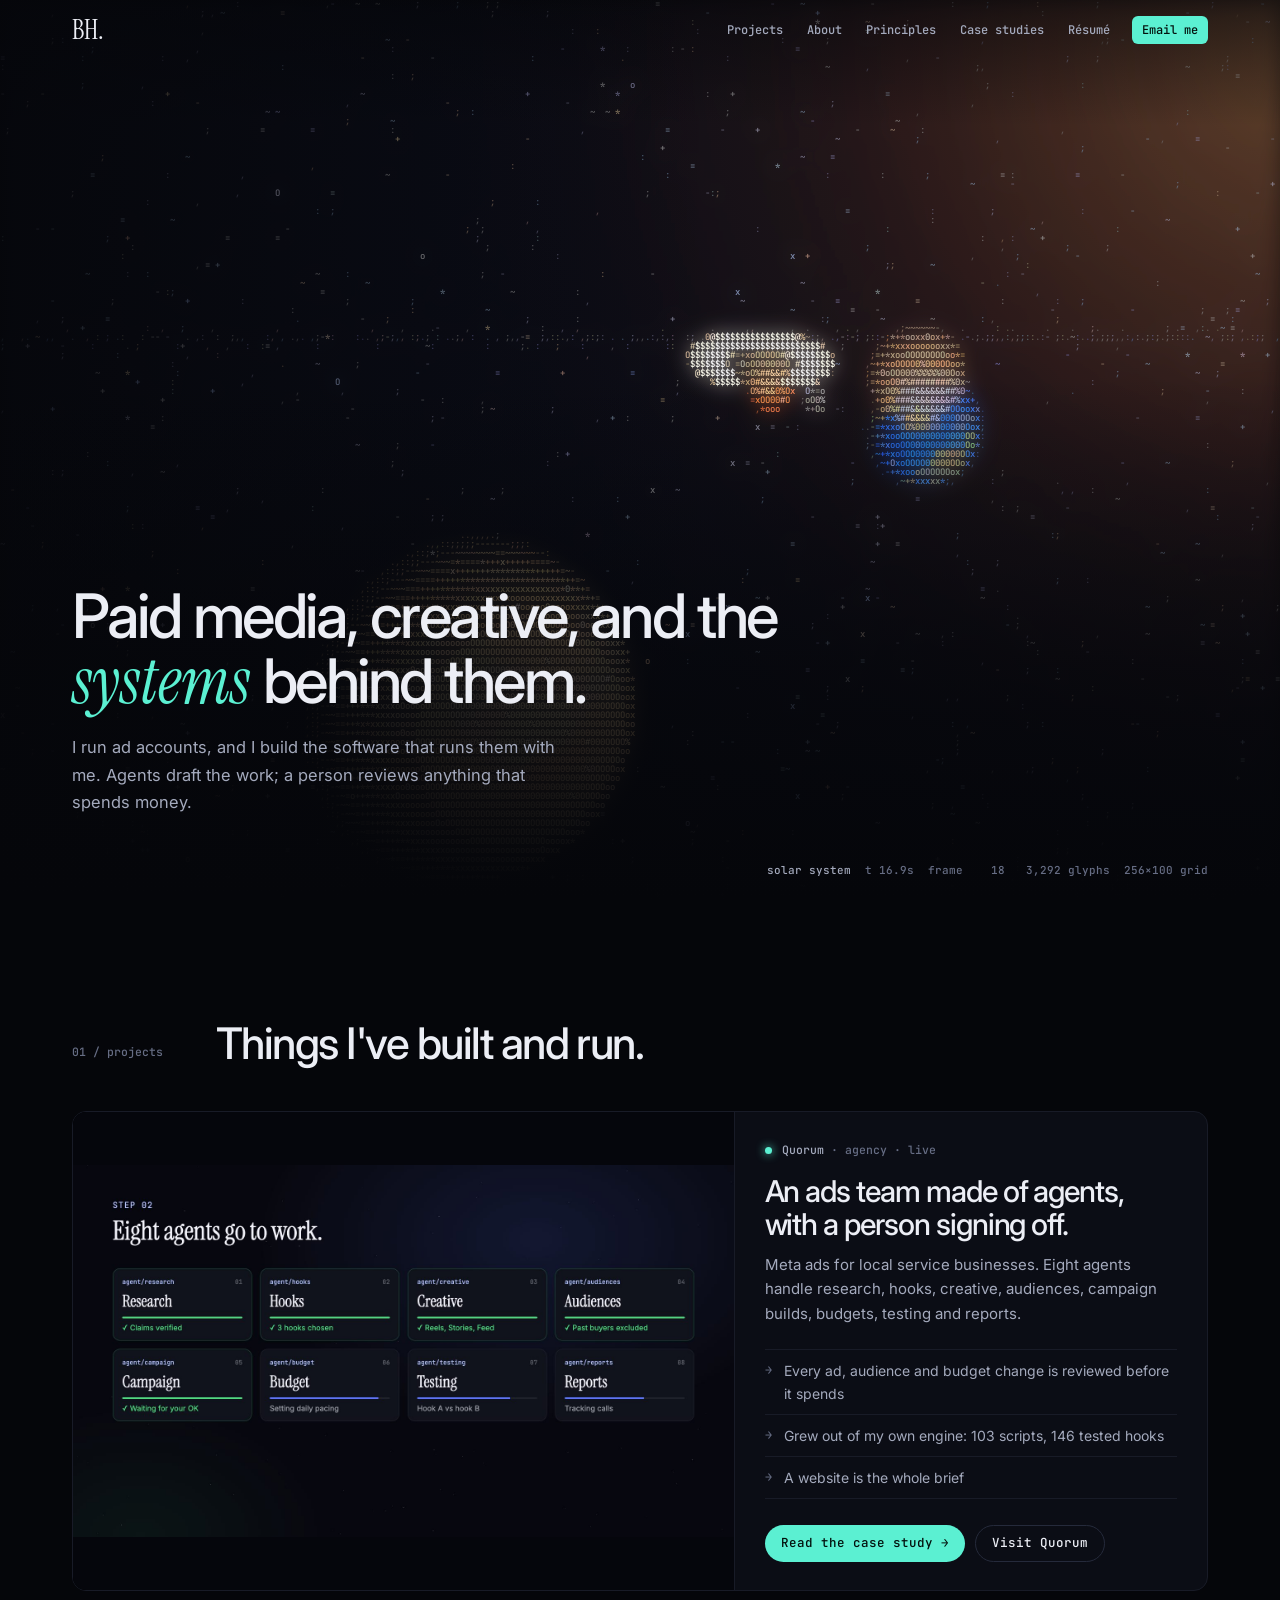
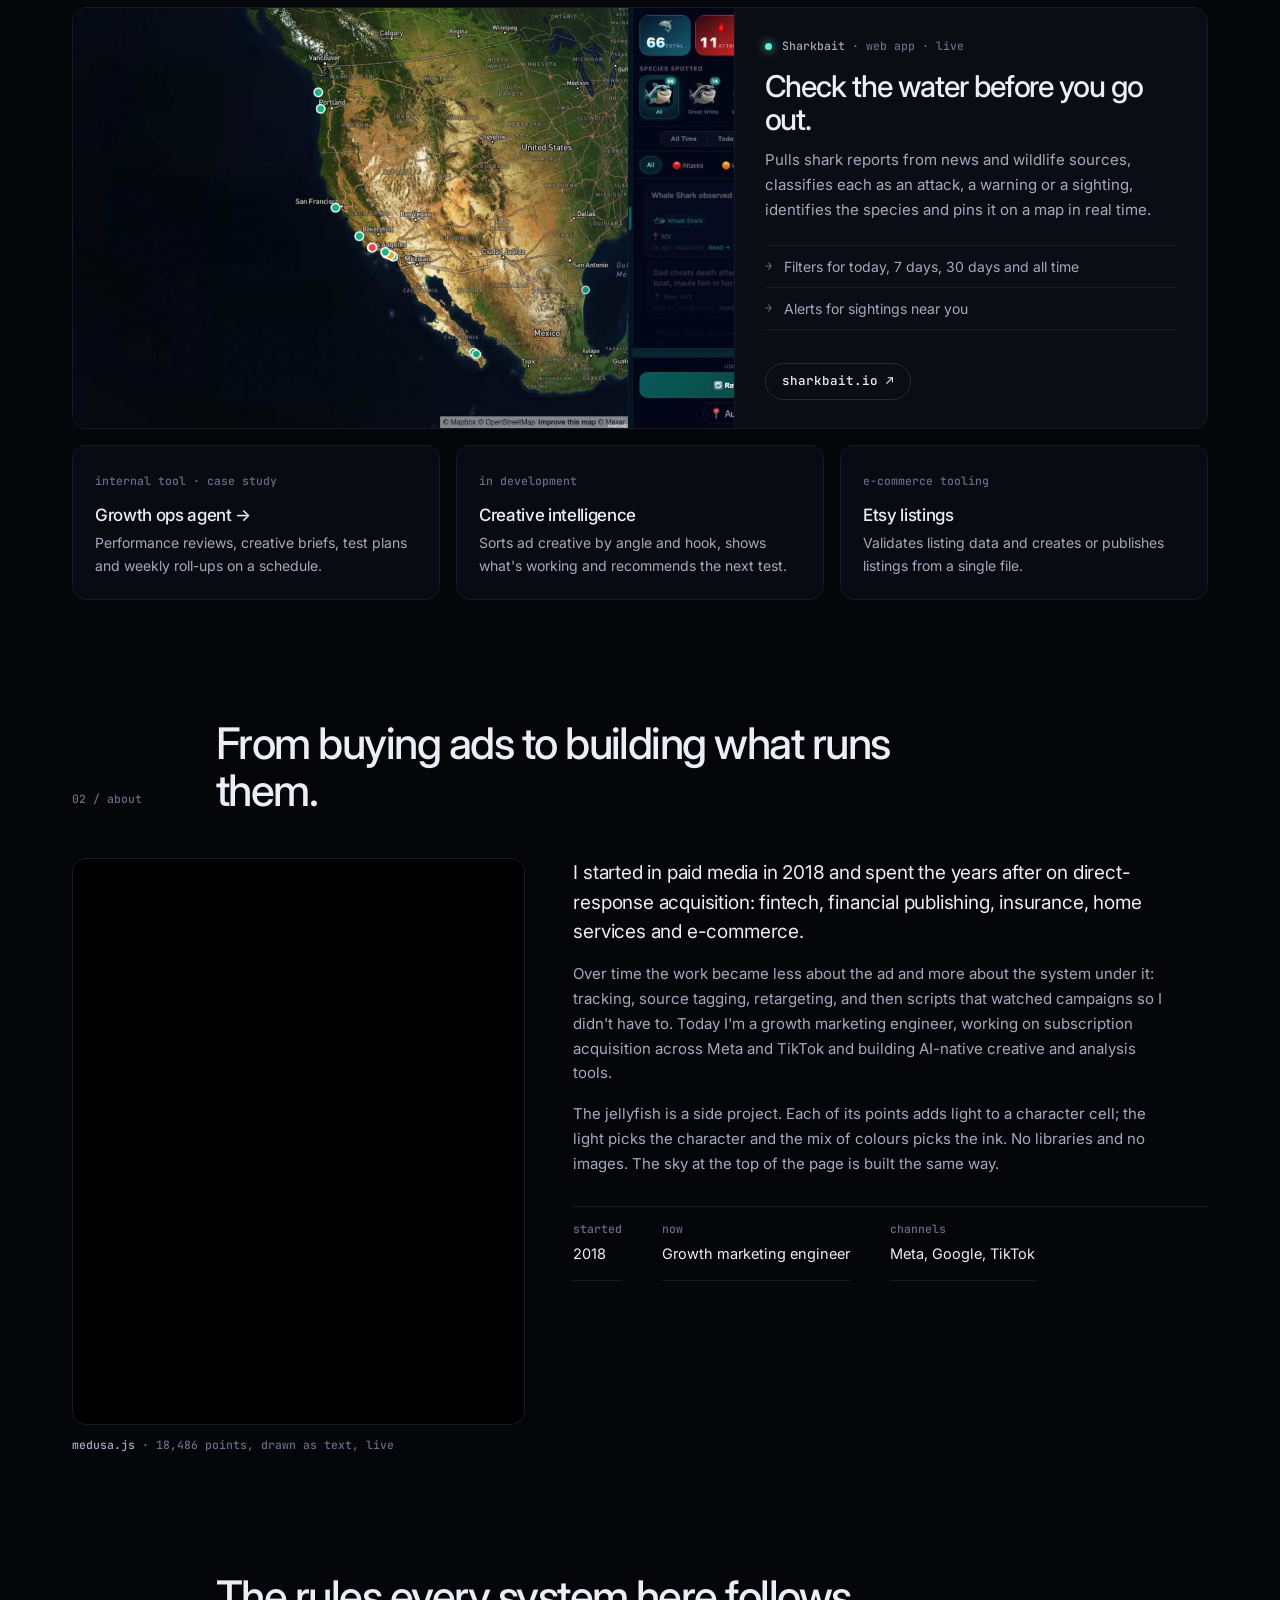
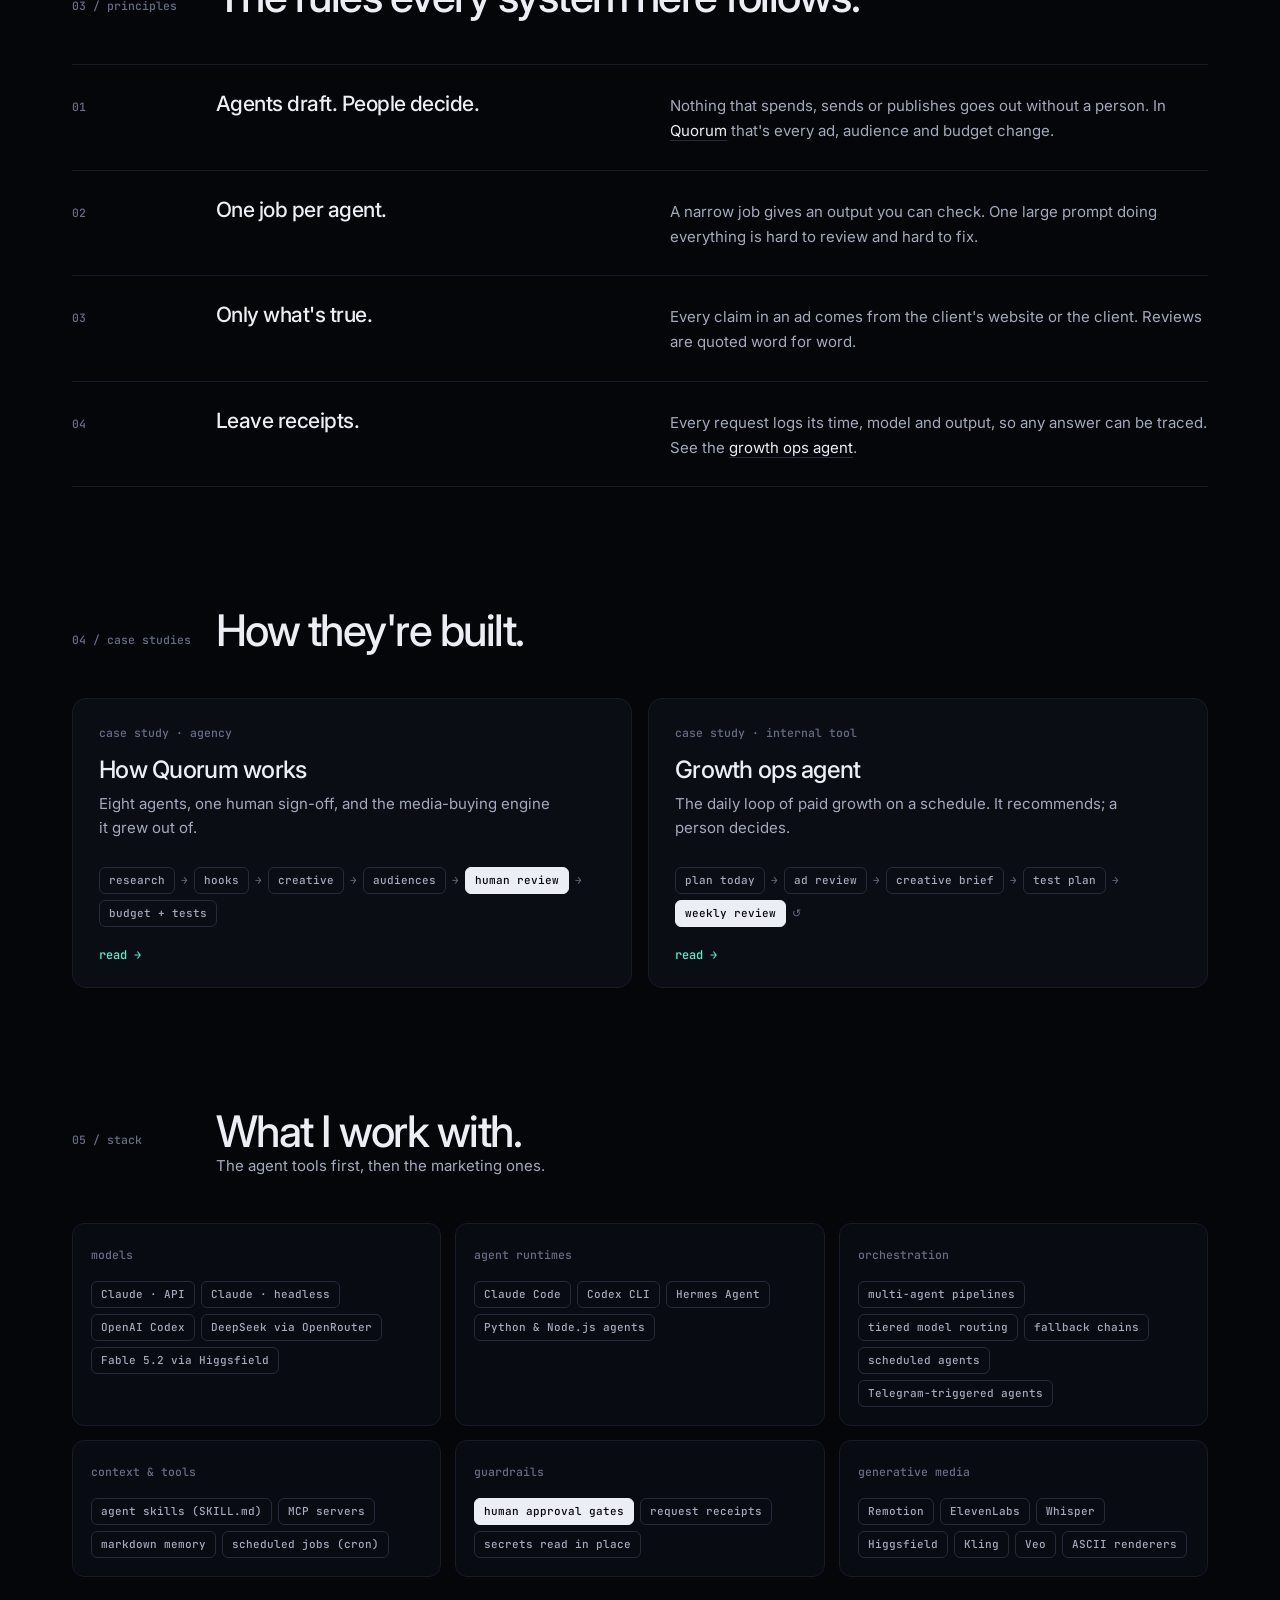
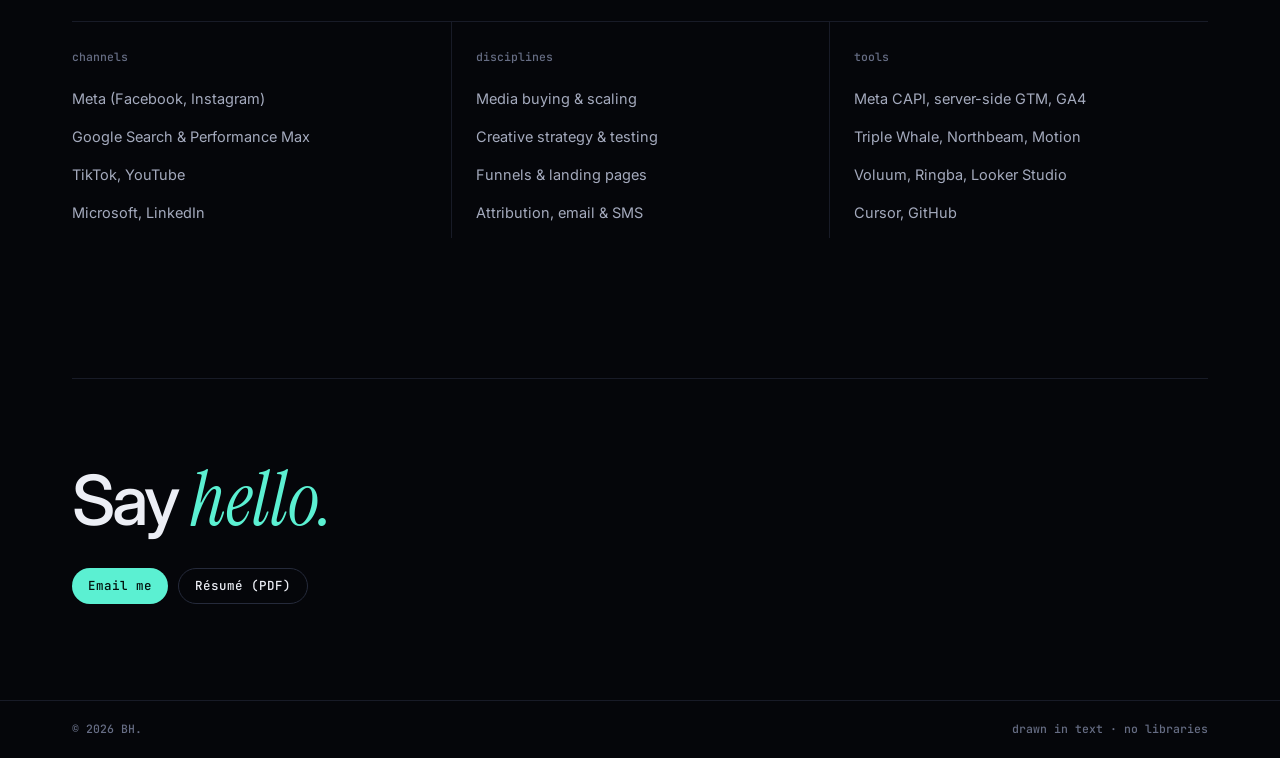
<file: index.html>
<!DOCTYPE html>
<html lang="en">
<head>
<meta charset="utf-8">
<meta name="viewport" content="width=device-width,initial-scale=1">
<meta name="robots" content="noindex, nofollow, noarchive">
<title>BH. · Paid media and the systems behind it</title>
<meta name="description" content="Paid media, creative, and the systems behind them. Agents draft the work; a person reviews anything that spends money.">
<meta name="theme-color" content="#05060A">
<link rel="preconnect" href="https://fonts.googleapis.com">
<link rel="preconnect" href="https://fonts.gstatic.com" crossorigin>
<link href="https://fonts.googleapis.com/css2?family=Instrument+Serif:ital@0;1&family=Inter:wght@400;500;600&family=JetBrains+Mono:wght@400;500&display=swap" rel="stylesheet">
<style>
:root{
  --bg:#05060A;--bg2:#090B12;--card:#0B0D15;--ink:#ECEEF5;--ink2:#A4AABD;--muted:#666D84;--line:#181B27;--line2:#252A3B;
  --accent:#5BF0D2;--accent2:#8BF6E1;--pink:#FF7AB8;--amber:#F5C451;
  --sans:Inter,system-ui,-apple-system,"Segoe UI",sans-serif;--mono:"JetBrains Mono",ui-monospace,Menlo,monospace;--serif:"Instrument Serif",Georgia,serif}
*{box-sizing:border-box;margin:0;padding:0}
html{scroll-behavior:smooth;scroll-padding-top:70px}
body{background:var(--bg);color:var(--ink);font:400 15px/1.65 var(--sans);-webkit-font-smoothing:antialiased;overflow-x:hidden}
a{color:inherit;text-decoration:none}
::selection{background:var(--accent);color:#03110D}
.wrap{max-width:1200px;margin:0 auto;padding:0 32px}
.m{font:500 11.5px/1.45 var(--mono);color:var(--muted)}
.m b{font-weight:500;color:var(--ink2)}
em.s{font:400 italic 1.08em/1 var(--serif);letter-spacing:0;color:var(--accent)}

/* ---------- bar ---------- */
.bar{position:fixed;inset:0 0 auto;z-index:20;border-bottom:1px solid transparent;transition:background .25s,border-color .25s}
.bar.solid{background:rgba(5,6,10,.8);backdrop-filter:blur(14px) saturate(1.2);-webkit-backdrop-filter:blur(14px) saturate(1.2);border-color:var(--line)}
.bar .wrap{display:flex;align-items:center;height:60px;gap:28px}
.mark{font:400 26px/1 var(--serif)}
.bar nav{display:flex;gap:4px;margin-left:auto;font:500 12px/1 var(--mono)}
.bar nav a{color:var(--ink2);padding:8px 10px;border-radius:6px;transition:color .15s,background .15s}
.bar nav a:hover{color:var(--ink)}
.bar nav a.on{color:var(--ink);background:rgba(255,255,255,.06)}
.bar nav a.cta{color:#03110D;background:var(--accent);margin-left:8px}
.bar nav a.cta:hover{background:var(--accent2)}

/* ---------- hero ---------- */
.hero{position:relative;height:max(640px,min(100svh,920px));overflow:hidden;display:flex;flex-direction:column;justify-content:flex-end}
.sky{position:absolute;inset:0}
.sky canvas{position:absolute;inset:0;width:100%;height:100%;display:block}
#skyglow{filter:blur(10px) saturate(1.4);opacity:.85;mix-blend-mode:screen;pointer-events:none}
.fade{position:absolute;inset:0;background:linear-gradient(0deg,var(--bg) 0%,rgba(5,6,10,.7) 26%,rgba(5,6,10,0) 58%),linear-gradient(90deg,rgba(5,6,10,.82),rgba(5,6,10,0) 56%),linear-gradient(180deg,rgba(5,6,10,.6),rgba(5,6,10,0) 14%)}
.hero-in{position:relative;z-index:2;padding-bottom:84px;width:100%}
.hero h1{font:500 clamp(36px,4.8vw,66px)/1.04 var(--sans);letter-spacing:-.04em;max-width:760px}
.hero p{margin-top:20px;max-width:500px;color:var(--ink2);font-size:16.5px}
.hud-row{position:absolute;left:0;right:0;bottom:24px;z-index:2}
#hud{white-space:pre;font:500 11px/1 var(--mono);color:var(--muted);text-align:right}
#hud b{font-weight:500;color:var(--ink2)}

/* ---------- sections ---------- */
.sec{padding:120px 0 0}
.head{display:grid;grid-template-columns:120px 1fr;gap:24px;margin-bottom:44px;align-items:end}
.head .m{padding-bottom:6px}
.head h2{font:500 clamp(30px,3.4vw,44px)/1.08 var(--sans);letter-spacing:-.035em;max-width:720px}
.head p{grid-column:2;color:var(--ink2);max-width:560px;margin-top:-28px}

/* project panels */
.proj{display:grid;grid-template-columns:7fr 5fr;border:1px solid var(--line);border-radius:14px;overflow:hidden;background:var(--card);margin-bottom:16px}
.proj .vis{position:relative;background:#000;min-height:420px;border-right:1px solid var(--line)}
.proj .vis video,.proj .vis img{position:absolute;inset:0;width:100%;height:100%;object-fit:cover;display:block}
.proj .vis video{object-fit:contain;background:#05060C}
.proj .vis .tagline{position:absolute;left:14px;bottom:12px;z-index:3}
.proj .txt{padding:30px 30px 28px;display:flex;flex-direction:column}
.proj .kick{display:flex;align-items:center;gap:10px}
.dot{width:7px;height:7px;border-radius:50%;background:var(--accent);box-shadow:0 0 10px var(--accent)}
.dot.amber{background:var(--amber);box-shadow:0 0 10px var(--amber)}
.proj h3{font:500 30px/1.1 var(--sans);letter-spacing:-.035em;margin:16px 0 12px}
.proj p{color:var(--ink2)}
.proj ul{list-style:none;margin:22px 0 0;border-top:1px solid var(--line)}
.proj li{display:flex;gap:12px;padding:9px 0;border-bottom:1px solid var(--line);font-size:14px;color:var(--ink2)}
.proj li:before{content:"→";font:500 12px/1.9 var(--mono);color:var(--muted)}
.proj .links{display:flex;gap:10px;flex-wrap:wrap;margin-top:auto;padding-top:26px}
.btn{display:inline-flex;align-items:center;gap:8px;padding:11px 16px;border-radius:999px;font:500 12.5px/1 var(--mono);transition:background .15s,border-color .15s,color .15s}
.btn.fill{background:var(--accent);color:#03110D}
.btn.fill:hover{background:var(--accent2)}
.btn.line{border:1px solid var(--line2);color:var(--ink)}
.btn.line:hover{border-color:var(--ink2)}
/* jellyfish */
.jelly{position:absolute;inset:0}
.jelly canvas{position:absolute;inset:0;width:100%;height:100%;display:block}
#glow{filter:blur(9px) saturate(1.6);opacity:.9;mix-blend-mode:screen;pointer-events:none}
.readout{display:flex;gap:16px;margin-top:18px}
.readout div{flex:1;border:1px solid var(--line);border-radius:10px;padding:12px 14px}
.readout b{display:block;font:500 22px/1 var(--mono);color:var(--ink);letter-spacing:-.02em}
.readout span{display:block;margin-top:6px}
/* about */
.about{display:grid;grid-template-columns:5fr 7fr;gap:48px;align-items:start}
.jel{position:sticky;top:90px}
.jel .jelly{position:relative;inset:auto;aspect-ratio:4/5;border:1px solid var(--line);border-radius:14px;overflow:hidden;background:#000}
.jel figcaption{margin-top:12px}
.bio p{color:var(--ink2);margin-bottom:16px;max-width:600px}
.bio .lead{color:var(--ink);font-size:19px;line-height:1.55;letter-spacing:-.01em}
.bio .facts{display:grid;grid-template-columns:repeat(3,auto);justify-content:start;column-gap:40px;margin-top:30px;border-top:1px solid var(--line)}
.bio .facts div{padding:14px 0;border-bottom:1px solid var(--line)}
.bio .facts dd{margin-top:4px;font-size:14.5px}

/* also */
.also{display:grid;grid-template-columns:repeat(3,1fr);gap:16px;margin-top:16px}
.also>*{border:1px solid var(--line);border-radius:14px;padding:22px;background:var(--bg2);transition:border-color .2s}
.also a:hover{border-color:var(--line2)}
.also h4{font:500 17px/1.2 var(--sans);letter-spacing:-.02em;margin:12px 0 6px}
.also p{color:var(--ink2);font-size:14px}

/* principles */
.rules{list-style:none;border-top:1px solid var(--line)}
.rules li{display:grid;grid-template-columns:120px 1fr 1.25fr;gap:24px;padding:26px 0;border-bottom:1px solid var(--line);align-items:baseline}
.rules h3{font:500 21px/1.25 var(--sans);letter-spacing:-.025em}
.rules p{color:var(--ink2)}
.rules a{color:var(--ink);border-bottom:1px solid var(--line2)}
.rules a:hover{border-color:var(--accent)}

/* case studies */
.cases{display:grid;grid-template-columns:1fr 1fr;gap:16px}
.case{border:1px solid var(--line);border-radius:14px;padding:26px;background:var(--card);display:flex;flex-direction:column;transition:border-color .2s,transform .2s}
.case:hover{border-color:var(--line2);transform:translateY(-2px)}
.case h3{font:500 24px/1.15 var(--sans);letter-spacing:-.03em;margin:14px 0 8px}
.case p{color:var(--ink2);max-width:460px}
.chips{display:flex;flex-wrap:wrap;align-items:center;gap:6px;margin:26px 0 22px;font:500 11px/1 var(--mono)}
.chips span{padding:7px 9px;border:1px solid var(--line2);border-radius:6px;color:var(--ink2)}
.chips span.g{background:var(--ink);color:var(--bg);border-color:var(--ink)}
.chips em{font-style:normal;color:var(--muted)}
.case .go{margin-top:auto;font:500 12px/1 var(--mono);color:var(--accent)}

/* stack */
.agentic{display:grid;grid-template-columns:repeat(3,1fr);gap:14px;margin-bottom:44px}
.agentic>div{border:1px solid var(--line);border-radius:12px;padding:18px 18px 8px;background:var(--bg2)}
.agentic .chips{margin:14px 0 10px}
.stack{display:grid;grid-template-columns:repeat(3,1fr);border-top:1px solid var(--line)}
.stack div{padding:22px 24px 6px 0}
.stack div+div{padding-left:24px;border-left:1px solid var(--line)}
.stack ul{list-style:none;margin-top:12px}
.stack li{padding:7px 0;font-size:14.5px;color:var(--ink2)}

/* contact */
.end{margin-top:140px;border-top:1px solid var(--line);padding:84px 0 96px}
.end h2{font:500 clamp(40px,5.4vw,76px)/1 var(--sans);letter-spacing:-.045em}
.end .row{display:flex;justify-content:space-between;align-items:end;gap:32px;flex-wrap:wrap}
.end .btns{display:flex;gap:10px;flex-wrap:wrap;margin-top:30px}
footer{border-top:1px solid var(--line);padding:20px 0}
footer .wrap{display:flex;justify-content:space-between;gap:16px}

/* reveal */
.rv{opacity:0;transform:translateY(14px);transition:opacity .7s ease,transform .7s ease}
.rv.in{opacity:1;transform:none}
@media(prefers-reduced-motion:reduce){.rv{opacity:1;transform:none;transition:none}}

@media(max-width:960px){
  .wrap{padding:0 20px}
  .bar nav a.opt{display:none}
  #hud{text-align:left;font-size:10px}
  #hud .x{display:none}
  .hero-in{padding-bottom:70px}
  .head{grid-template-columns:1fr;gap:10px}
  .head p{grid-column:1;margin-top:0}
  .proj{grid-template-columns:1fr}
  .proj .vis{min-height:0;aspect-ratio:4/3;border-right:0;border-bottom:1px solid var(--line)}
  .proj .txt{padding:22px 20px 22px}
  .also,.cases,.about{grid-template-columns:1fr}
  .about{gap:28px}
  .jel{position:static}
  .jel .jelly{aspect-ratio:1}
  .bio .facts{grid-template-columns:1fr}
  .rules li{grid-template-columns:1fr;gap:6px;padding:22px 0}
  .stack,.agentic{grid-template-columns:1fr}
  .stack div+div{padding-left:0;border-left:0;border-top:1px solid var(--line)}
  .sec{padding-top:88px}
  .end{margin-top:100px;padding:64px 0 80px}
}
</style>
</head>
<body>
<header class="bar" id="bar">
  <div class="wrap">
    <a class="mark" href="#top" aria-label="Home">BH.</a>
    <nav aria-label="Main">
      <a class="opt" href="#projects">Projects</a>
      <a class="opt" href="#about">About</a>
      <a class="opt" href="#principles">Principles</a>
      <a class="opt" href="#cases">Case studies</a>
      <a class="opt" href="assets/resume.pdf" download>Résumé</a>
      <a class="cta js-hello" href="mailto:hello@bryanthiga.com">Email me</a>
    </nav>
  </div>
</header>

<section class="hero" id="top">
  <div class="sky" aria-hidden="true"><canvas id="sky"></canvas><canvas id="skyglow"></canvas><div class="fade"></div></div>
  <div class="wrap hero-in">
    <h1>Paid media, creative, and the <em class="s">systems</em> behind them.</h1>
    <p>I run ad accounts, and I build the software that runs them with me. Agents draft the work; a person reviews anything that spends money.</p>
  </div>
  <div class="hud-row"><div class="wrap" id="hud" aria-hidden="true"></div></div>
</section>

<main class="wrap">
  <section class="sec" id="projects">
    <div class="head rv"><span class="m">01 / projects</span><h2>Things I've built and run.</h2></div>

    <article class="proj rv">
      <div class="vis"><video src="assets/quorum.mp4" poster="assets/quorum.jpg" muted loop playsinline preload="none"></video></div>
      <div class="txt">
        <div class="kick"><span class="dot"></span><span class="m"><b>Quorum</b> · agency · live</span></div>
        <h3>An ads team made of agents, with a person signing off.</h3>
        <p>Meta ads for local service businesses. Eight agents handle research, hooks, creative, audiences, campaign builds, budgets, testing and reports.</p>
        <ul><li>Every ad, audience and budget change is reviewed before it spends</li><li>Grew out of my own engine: 103 scripts, 146 tested hooks</li><li>A website is the whole brief</li></ul>
        <div class="links"><a class="btn fill" href="work/quorum.html">Read the case study →</a><a class="btn line" href="quorum.html">Visit Quorum</a></div>
      </div>
    </article>

    <article class="proj rv">
      <div class="vis"><img src="assets/sharkbait.jpg" alt="Sharkbait map of shark sightings along the US west coast" loading="lazy"></div>
      <div class="txt">
        <div class="kick"><span class="dot"></span><span class="m"><b>Sharkbait</b> · web app · live</span></div>
        <h3>Check the water before you go out.</h3>
        <p>Pulls shark reports from news and wildlife sources, classifies each as an attack, a warning or a sighting, identifies the species and pins it on a map in real time.</p>
        <ul><li>Filters for today, 7 days, 30 days and all time</li><li>Alerts for sightings near you</li></ul>
        <div class="links"><a class="btn line" href="https://sharkbait.io" target="_blank" rel="noopener">sharkbait.io ↗</a></div>
      </div>
    </article>

    <div class="also rv">
      <a href="work/growth-ops.html"><span class="m">internal tool · case study</span><h4>Growth ops agent →</h4><p>Performance reviews, creative briefs, test plans and weekly roll-ups on a schedule.</p></a>
      <div><span class="m">in development</span><h4>Creative intelligence</h4><p>Sorts ad creative by angle and hook, shows what's working and recommends the next test.</p></div>
      <div><span class="m">e-commerce tooling</span><h4>Etsy listings</h4><p>Validates listing data and creates or publishes listings from a single file.</p></div>
    </div>
  </section>

  <section class="sec" id="about">
    <div class="head rv"><span class="m">02 / about</span><h2>From buying ads to building what runs them.</h2></div>
    <div class="about rv">
      <figure class="jel"><div class="jelly" id="jelly"><canvas id="ascii"></canvas><canvas id="glow"></canvas></div>
        <figcaption class="m"><b>medusa.js</b> · <span id="j-pts">0</span> points, drawn as text, live</figcaption></figure>
      <div class="bio">
        <p class="lead">I started in paid media in 2018 and spent the years after on direct-response acquisition: fintech, financial publishing, insurance, home services and e-commerce.</p>
        <p>Over time the work became less about the ad and more about the system under it: tracking, source tagging, retargeting, and then scripts that watched campaigns so I didn't have to. Today I'm a growth marketing engineer, working on subscription acquisition across Meta and TikTok and building AI-native creative and analysis tools.</p>
        <p>The jellyfish is a side project. Each of its points adds light to a character cell; the light picks the character and the mix of colours picks the ink. No libraries and no images. The sky at the top of the page is built the same way.</p>
        <dl class="facts">
          <div><dt class="m">started</dt><dd>2018</dd></div>
          <div><dt class="m">now</dt><dd>Growth marketing engineer</dd></div>
          <div><dt class="m">channels</dt><dd>Meta, Google, TikTok</dd></div>
        </dl>
      </div>
    </div>
  </section>

  <section class="sec" id="principles">
    <div class="head rv"><span class="m">03 / principles</span><h2>The rules every system here follows.</h2></div>
    <ol class="rules">
      <li class="rv"><span class="m">01</span><h3>Agents draft. People decide.</h3><p>Nothing that spends, sends or publishes goes out without a person. In <a href="work/quorum.html">Quorum</a> that's every ad, audience and budget change.</p></li>
      <li class="rv"><span class="m">02</span><h3>One job per agent.</h3><p>A narrow job gives an output you can check. One large prompt doing everything is hard to review and hard to fix.</p></li>
      <li class="rv"><span class="m">03</span><h3>Only what's true.</h3><p>Every claim in an ad comes from the client's website or the client. Reviews are quoted word for word.</p></li>
      <li class="rv"><span class="m">04</span><h3>Leave receipts.</h3><p>Every request logs its time, model and output, so any answer can be traced. See the <a href="work/growth-ops.html">growth ops agent</a>.</p></li>
    </ol>
  </section>

  <section class="sec" id="cases">
    <div class="head rv"><span class="m">04 / case studies</span><h2>How they're built.</h2></div>
    <div class="cases">
      <a class="case rv" href="work/quorum.html">
        <span class="m">case study · agency</span>
        <h3>How Quorum works</h3>
        <p>Eight agents, one human sign-off, and the media-buying engine it grew out of.</p>
        <div class="chips"><span>research</span><em>→</em><span>hooks</span><em>→</em><span>creative</span><em>→</em><span>audiences</span><em>→</em><span class="g">human review</span><em>→</em><span>budget + tests</span></div>
        <span class="go">read →</span>
      </a>
      <a class="case rv" href="work/growth-ops.html">
        <span class="m">case study · internal tool</span>
        <h3>Growth ops agent</h3>
        <p>The daily loop of paid growth on a schedule. It recommends; a person decides.</p>
        <div class="chips"><span>plan today</span><em>→</em><span>ad review</span><em>→</em><span>creative brief</span><em>→</em><span>test plan</span><em>→</em><span class="g">weekly review</span><em>↺</em></div>
        <span class="go">read →</span>
      </a>
    </div>
  </section>

  <section class="sec" id="stack">
    <div class="head rv"><span class="m">05 / stack</span><h2>What I work with.</h2><p>The agent tools first, then the marketing ones.</p></div>
    <div class="agentic rv">
      <div><span class="m">models</span><p class="chips"><span>Claude · API</span><span>Claude · headless</span><span>OpenAI Codex</span><span>DeepSeek via OpenRouter</span><span>Fable 5.2 via Higgsfield</span></p></div>
      <div><span class="m">agent runtimes</span><p class="chips"><span>Claude Code</span><span>Codex CLI</span><span>Hermes Agent</span><span>Python &amp; Node.js agents</span></p></div>
      <div><span class="m">orchestration</span><p class="chips"><span>multi-agent pipelines</span><span>tiered model routing</span><span>fallback chains</span><span>scheduled agents</span><span>Telegram-triggered agents</span></p></div>
      <div><span class="m">context &amp; tools</span><p class="chips"><span>agent skills (SKILL.md)</span><span>MCP servers</span><span>markdown memory</span><span>scheduled jobs (cron)</span></p></div>
      <div><span class="m">guardrails</span><p class="chips"><span class="g">human approval gates</span><span>request receipts</span><span>secrets read in place</span></p></div>
      <div><span class="m">generative media</span><p class="chips"><span>Remotion</span><span>ElevenLabs</span><span>Whisper</span><span>Higgsfield</span><span>Kling</span><span>Veo</span><span>ASCII renderers</span></p></div>
    </div>
    <div class="stack rv">
      <div><span class="m">channels</span><ul><li>Meta (Facebook, Instagram)</li><li>Google Search &amp; Performance Max</li><li>TikTok, YouTube</li><li>Microsoft, LinkedIn</li></ul></div>
      <div><span class="m">disciplines</span><ul><li>Media buying &amp; scaling</li><li>Creative strategy &amp; testing</li><li>Funnels &amp; landing pages</li><li>Attribution, email &amp; SMS</li></ul></div>
      <div><span class="m">tools</span><ul><li>Meta CAPI, server-side GTM, GA4</li><li>Triple Whale, Northbeam, Motion</li><li>Voluum, Ringba, Looker Studio</li><li>Cursor, GitHub</li></ul></div>
    </div>
  </section>

  <section class="end" id="contact">
    <div class="row">
      <div class="rv">
        <h2>Say <em class="s">hello.</em></h2>
        <div class="btns"><a class="btn fill js-hello" href="mailto:hello@bryanthiga.com">Email me</a><a class="btn line" href="assets/resume.pdf" download>Résumé (PDF)</a></div>
      </div>
    </div>
  </section>
</main>
<footer><div class="wrap m"><span>© <span id="yr"></span> BH.</span><span>drawn in text · no libraries</span></div></footer>

<script>
const CONTACT_EMAIL = "hello@bryanthiga.com";
(function page() {
  const $ = s => document.querySelector(s), $$ = s => document.querySelectorAll(s);
  const reduce = matchMedia("(prefers-reduced-motion: reduce)").matches;
  $("#yr").textContent = new Date().getFullYear();
  $$(".js-hello").forEach(a => a.href = "mailto:" + CONTACT_EMAIL);

  // bar turns solid past the hero; the link for the section in view lights up
  const bar = $("#bar"), hero = $("#top");
  const onScroll = () => bar.classList.toggle("solid", scrollY > hero.offsetHeight - 70);
  addEventListener("scroll", onScroll, { passive: true }); onScroll();
  const links = [...$$(".bar nav a[href^='#']")];
  const spy = new IntersectionObserver(es => es.forEach(e => { if (e.isIntersecting) links.forEach(a => a.classList.toggle("on", a.getAttribute("href") === "#" + e.target.id)); }),
    { rootMargin: "-45% 0px -50% 0px" });
  ["top", "projects", "about", "principles", "cases", "stack", "contact"].forEach(id => spy.observe(document.getElementById(id)));

  // reveal on scroll
  const rv = new IntersectionObserver(es => es.forEach(e => { if (e.isIntersecting) { e.target.classList.add("in"); rv.unobserve(e.target); } }), { rootMargin: "0px 0px -8% 0px" });
  $$(".rv").forEach(el => rv.observe(el));

  // video plays only while visible
  const v = $(".proj video");
  new IntersectionObserver(([e]) => { if (e.isIntersecting && !reduce) v.play().catch(() => {}); else v.pause(); }, { threshold: .3 }).observe(v);

})();
</script>
<script src="assets/sky.js"></script>
<script src="assets/medusa.js"></script>
</body>
</html>
</file>
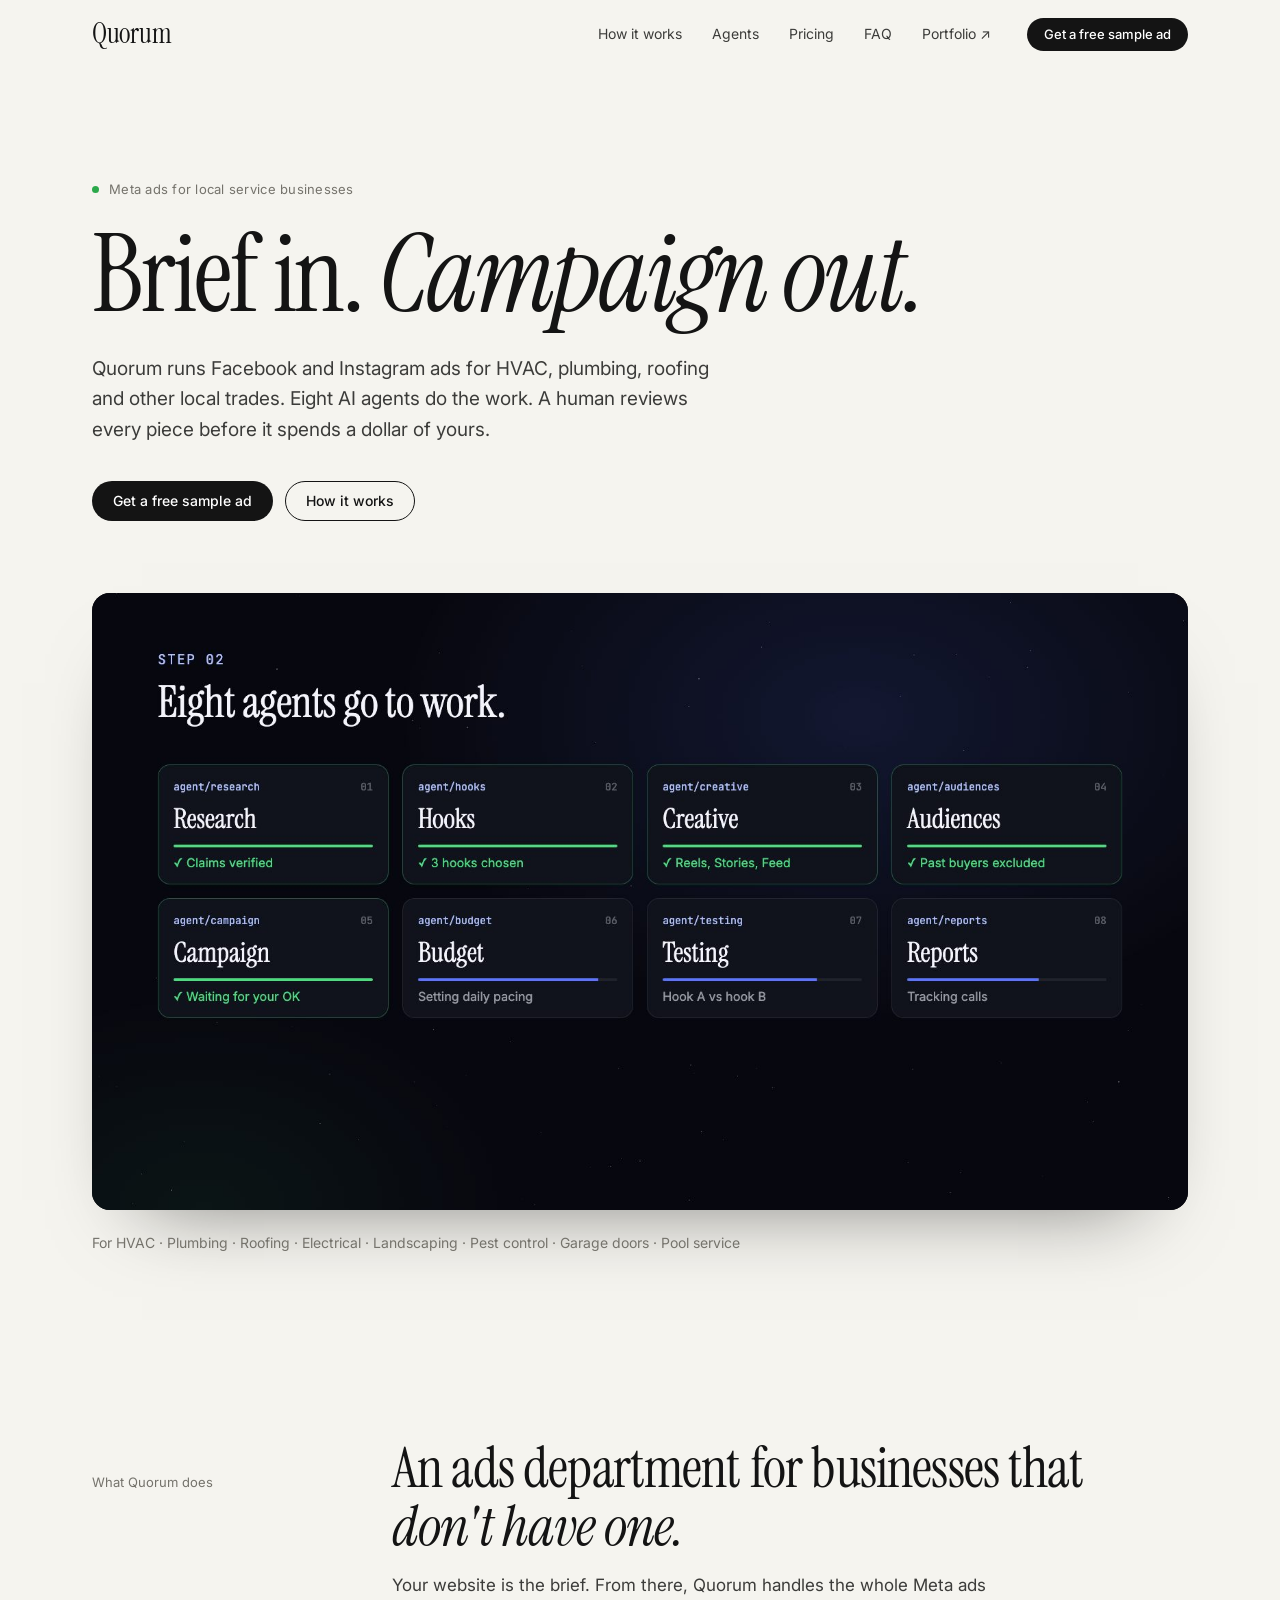
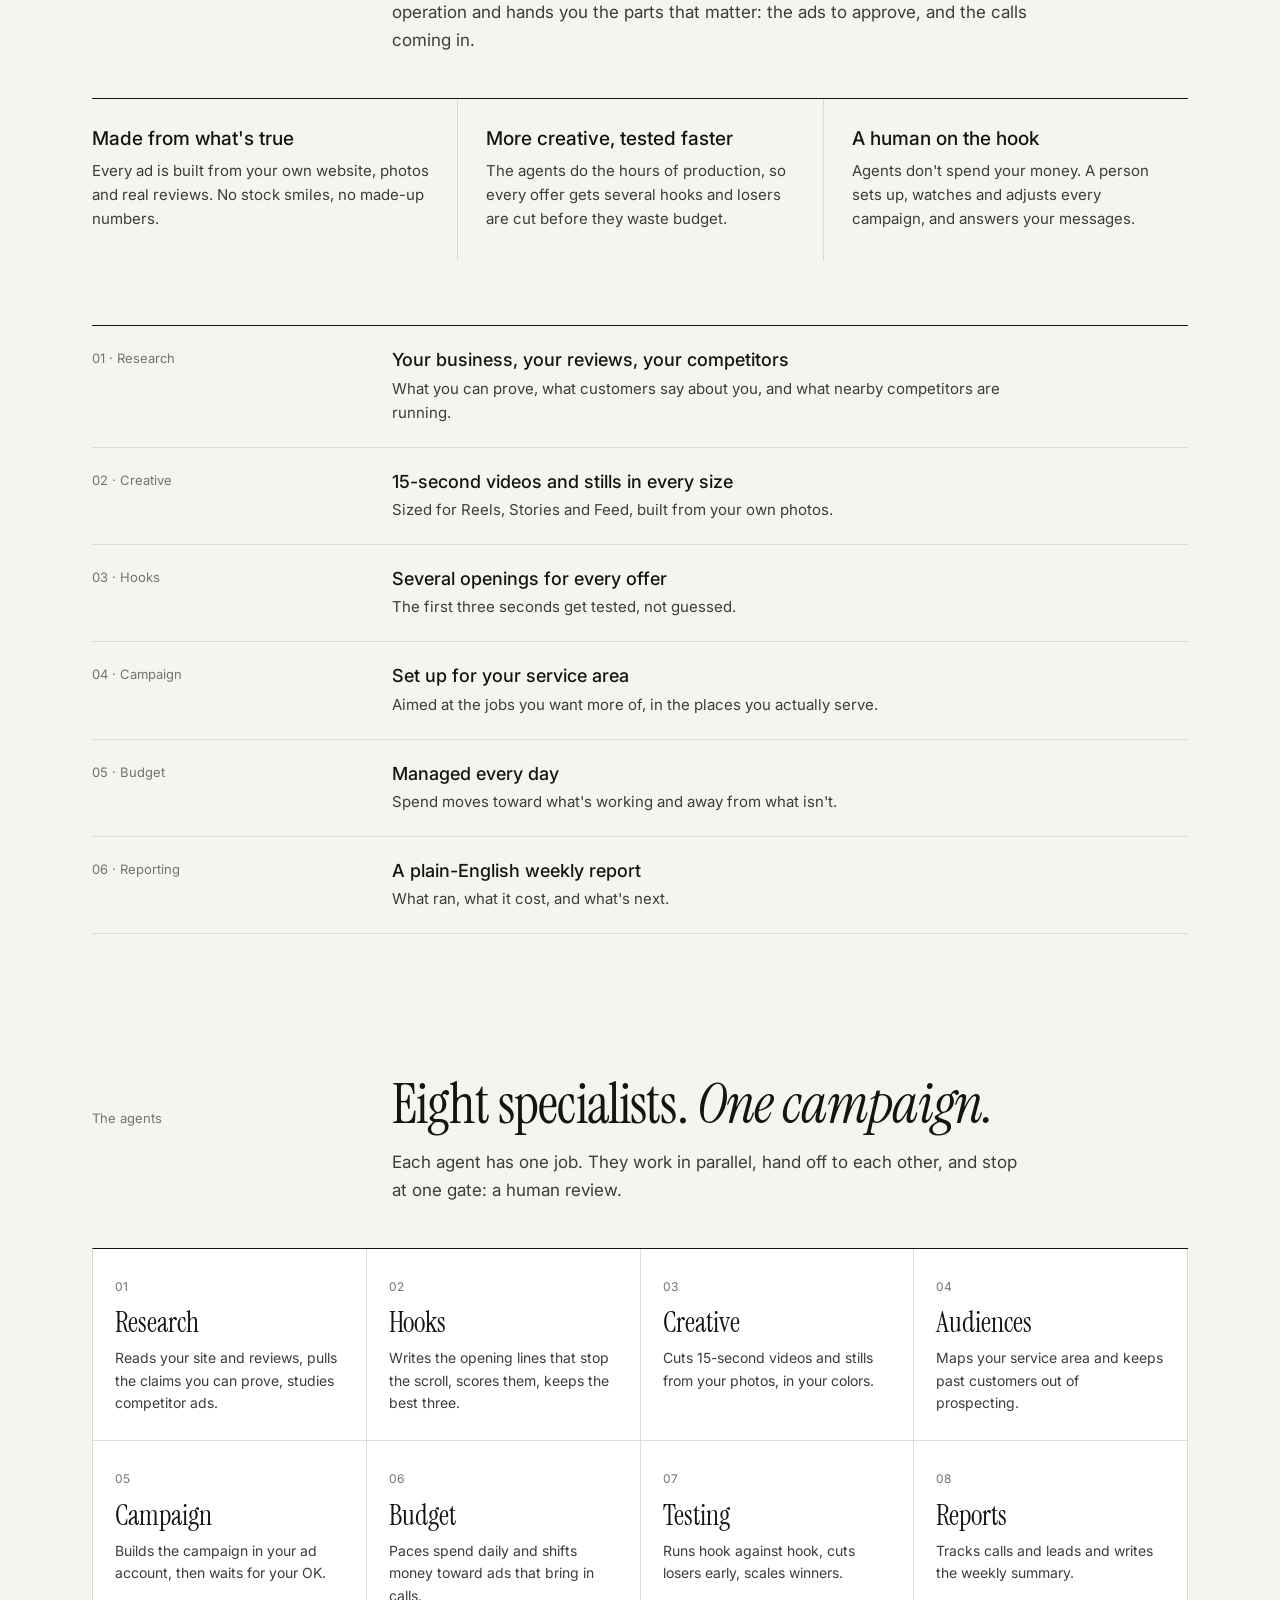
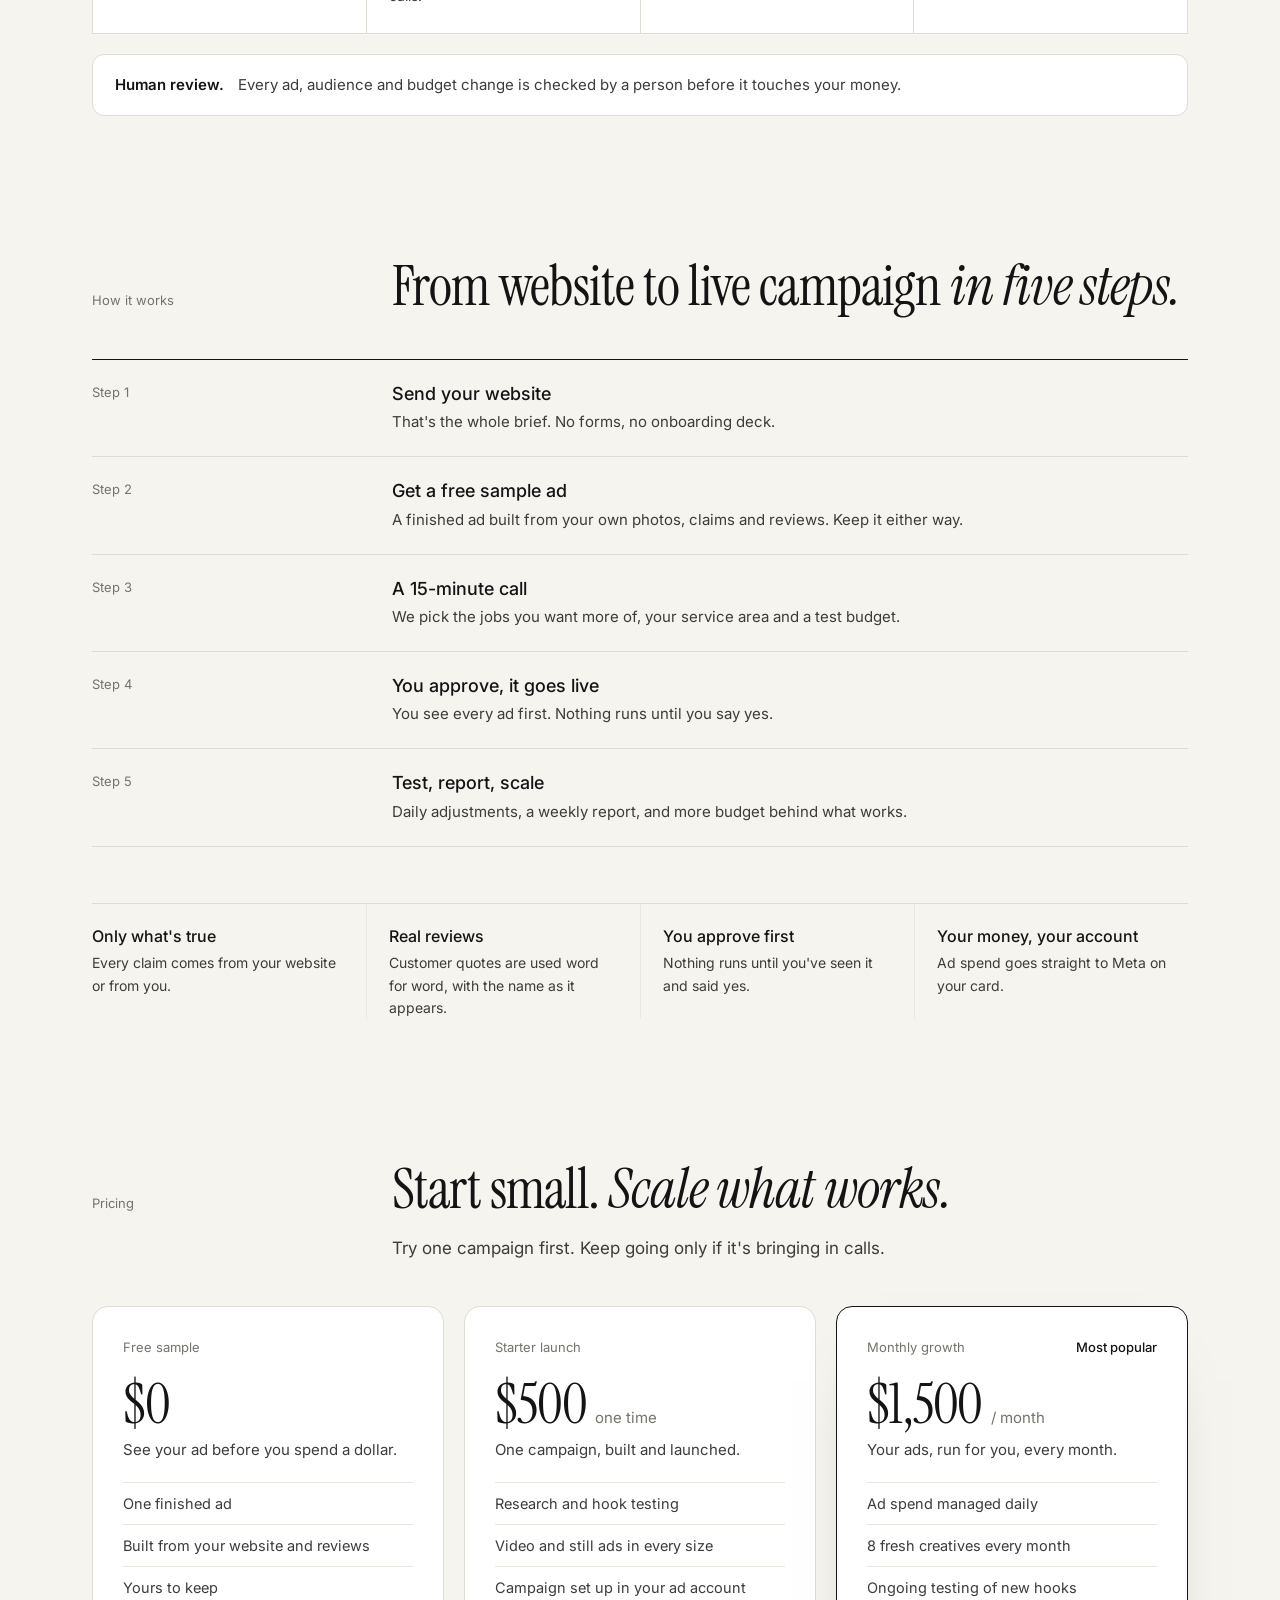
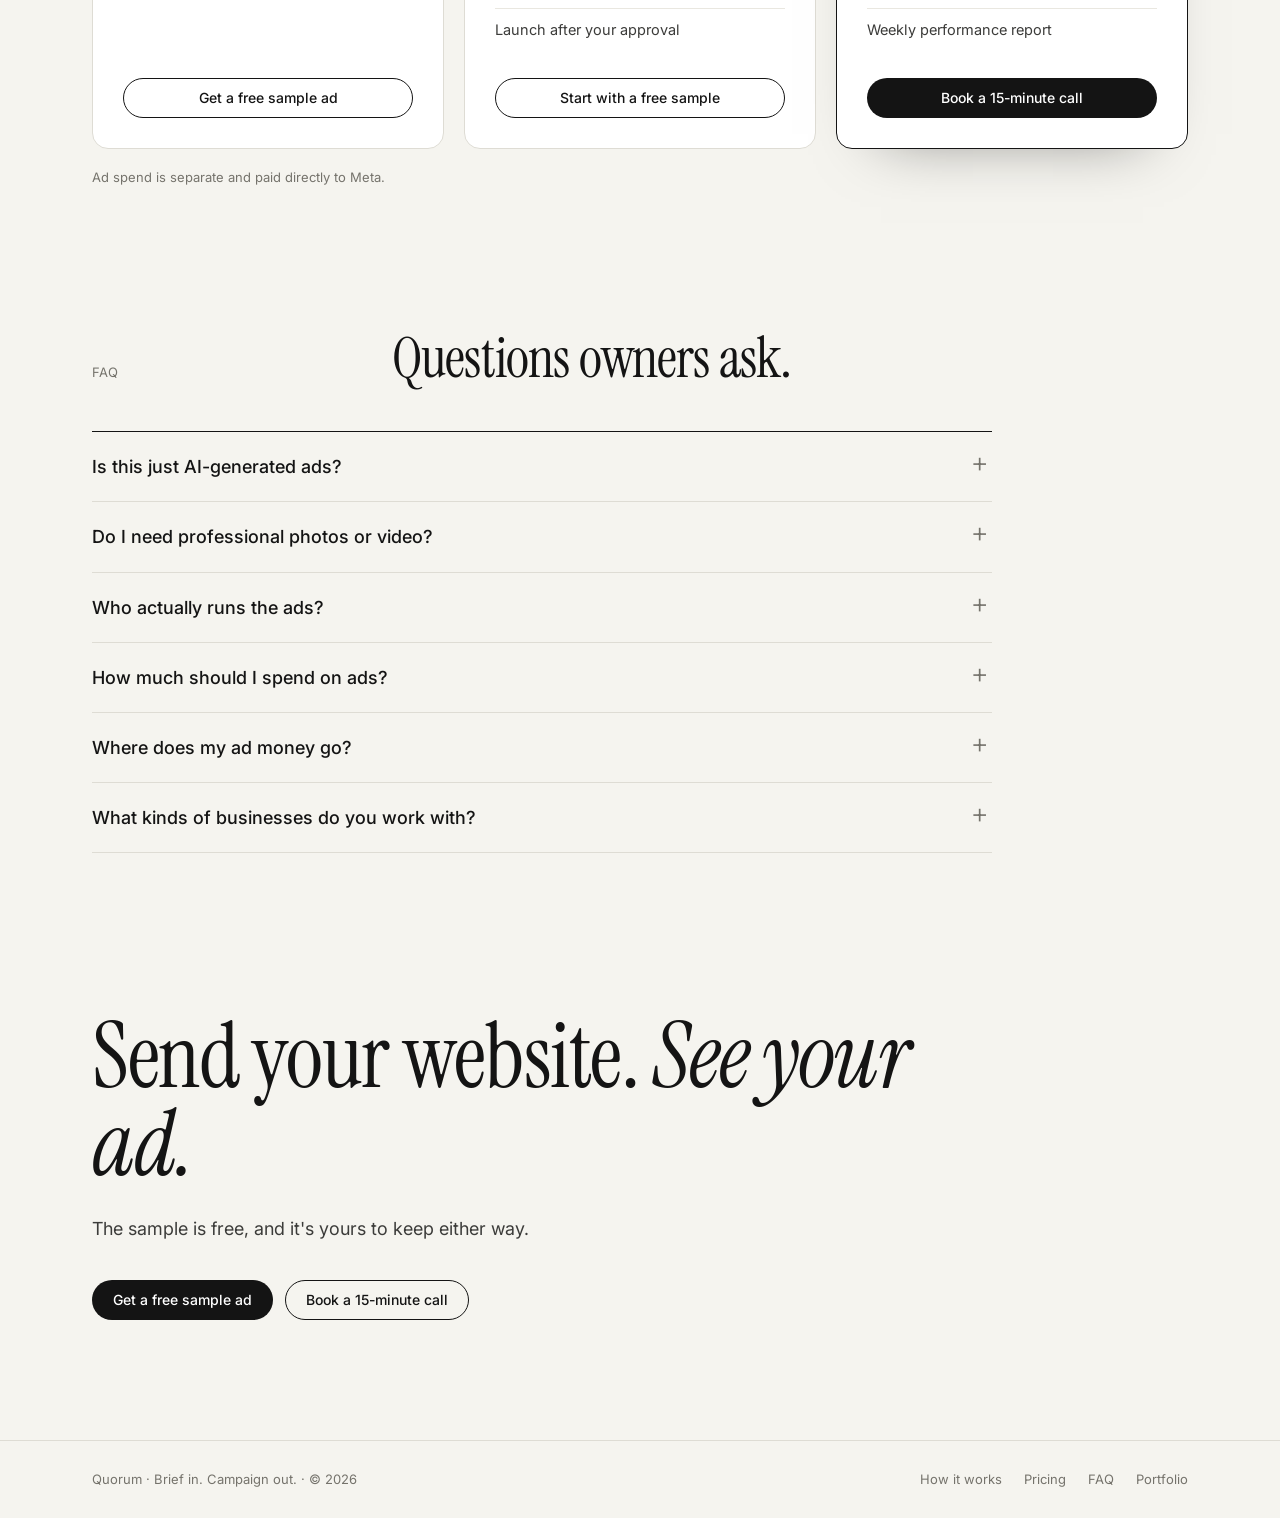
<file: quorum.html>
<!doctype html>
<html lang="en">
<head>
<meta charset="utf-8">
<meta name="viewport" content="width=device-width, initial-scale=1">
<meta name="robots" content="noindex, nofollow, noarchive">
<title>Quorum · Meta ads for local service businesses</title>
<meta name="description" content="Quorum runs Facebook and Instagram ads for local service businesses. Eight AI agents do the work; a human reviews every piece before it spends a dollar.">
<meta name="theme-color" content="#F5F4EF">
<link rel="preconnect" href="https://fonts.googleapis.com">
<link rel="preconnect" href="https://fonts.gstatic.com" crossorigin>
<link href="https://fonts.googleapis.com/css2?family=Instrument+Serif:ital@0;1&family=Inter:wght@400;500;600&display=swap" rel="stylesheet">
<style>
:root{
  --bg:#F5F4EF; --paper:#FFFFFF; --ink:#141414; --ink2:#3C3C3A; --muted:#75736C; --line:#DEDCD4; --line2:#E9E7E0; --dark:#111111;
  --serif:"Instrument Serif",Georgia,"Times New Roman",serif; --sans:Inter,system-ui,-apple-system,"Segoe UI",sans-serif;
}
*{box-sizing:border-box;margin:0;padding:0}
html{scroll-behavior:smooth;scroll-padding-top:80px}
body{background:var(--bg);color:var(--ink);font:400 16px/1.6 var(--sans);-webkit-font-smoothing:antialiased;overflow-x:hidden}
a{color:inherit}
.wrap{max-width:1160px;margin:0 auto;padding:0 32px}

/* nav */
.nav{position:sticky;top:0;z-index:20;background:rgba(245,244,239,.9);backdrop-filter:blur(10px);-webkit-backdrop-filter:blur(10px);border-bottom:1px solid transparent;transition:border-color .2s}
.nav.solid{border-bottom-color:var(--line)}
.nav .wrap{display:flex;align-items:center;height:68px;gap:36px}
.mark{font:400 28px/1 var(--serif);text-decoration:none;letter-spacing:-.01em}
.nav ul{display:flex;gap:30px;list-style:none;margin-left:auto}
.nav ul a{text-decoration:none;font-size:14px;color:var(--ink2)}
.nav ul a:hover{color:var(--ink)}
.btn{display:inline-flex;align-items:center;gap:8px;padding:12px 20px;border-radius:999px;font:500 14px/1 var(--sans);text-decoration:none;transition:background .15s,color .15s;border:1px solid transparent}
.btn.dark{background:var(--ink);color:#fff}
.btn.dark:hover{background:#000}
.btn.line{border-color:var(--ink);color:var(--ink)}
.btn.line:hover{background:var(--ink);color:#fff}
.nav .btn{padding:9px 16px;font-size:13px}

/* hero */
.hero{padding:110px 0 64px}
.eyebrow{font-size:13px;color:var(--muted);letter-spacing:.02em;display:flex;align-items:center;gap:10px}
.eyebrow .dot{width:7px;height:7px;border-radius:50%;background:#2BA84A}
h1{font:400 clamp(56px,8.4vw,120px)/.95 var(--serif);letter-spacing:-.025em;margin:24px 0 28px}
h1 em,h2 em{font-style:italic}
.hero p.sub{font-size:19px;line-height:1.6;color:var(--ink2);max-width:640px}
.actions{display:flex;flex-wrap:wrap;gap:12px;margin-top:36px}
.film{margin-top:72px;border-radius:18px;overflow:hidden;background:var(--dark);aspect-ratio:16/9;box-shadow:0 40px 80px -50px rgba(0,0,0,.55)}
.film video{width:100%;height:100%;display:block;object-fit:cover}
.trades{margin-top:22px;font-size:14px;color:var(--muted)}

/* sections */
section.block{padding:120px 0 20px}
.sec-head{display:grid;grid-template-columns:260px 1fr;gap:40px;margin-bottom:44px;align-items:baseline}
.sec-head .label{font-size:13px;color:var(--muted)}
h2{font:400 clamp(36px,4.4vw,58px)/1.05 var(--serif);letter-spacing:-.015em}
.sec-head p{font-size:17px;color:var(--ink2);max-width:640px;margin-top:16px}

.pillars{display:grid;grid-template-columns:repeat(3,1fr);border-top:1px solid var(--ink)}
.pillars div{padding:28px 28px 30px 0}
.pillars div+div{padding-left:28px;border-left:1px solid var(--line)}
.pillars h3{font:500 19px/1.3 var(--sans);margin-bottom:8px}
.pillars p{color:var(--ink2);font-size:15px}

.rows{list-style:none;border-top:1px solid var(--ink)}
.rows li{display:grid;grid-template-columns:260px 1fr;gap:40px;padding:22px 0;border-bottom:1px solid var(--line)}
.rows .n{font-size:13px;color:var(--muted)}
.rows h3{font:500 18px/1.35 var(--sans);margin-bottom:4px}
.rows p{color:var(--ink2);font-size:15px;max-width:620px}

.agents{display:grid;grid-template-columns:repeat(4,1fr);border-top:1px solid var(--ink);border-left:1px solid var(--line)}
.agents div{padding:24px 22px 26px;border-right:1px solid var(--line);border-bottom:1px solid var(--line);background:var(--paper)}
.agents .n{font-size:12px;color:var(--muted)}
.agents h3{font:400 28px/1.1 var(--serif);margin:10px 0 8px}
.agents p{font-size:14px;color:var(--ink2)}
.signoff{margin-top:20px;display:flex;gap:14px;align-items:center;padding:18px 22px;border:1px solid var(--line);border-radius:12px;background:var(--paper);font-size:15px;color:var(--ink2)}
.signoff b{color:var(--ink);font-weight:600}

.rules{display:grid;grid-template-columns:repeat(4,1fr);gap:0;margin-top:56px;border-top:1px solid var(--line)}
.rules div{padding:22px 22px 0 0}
.rules div+div{padding-left:22px;border-left:1px solid var(--line2)}
.rules h3{font:500 16px/1.3 var(--sans);margin-bottom:6px}
.rules p{font-size:14px;color:var(--ink2)}

.plans{display:grid;grid-template-columns:repeat(3,1fr);gap:20px}
.plan{display:flex;flex-direction:column;background:var(--paper);border:1px solid var(--line);border-radius:16px;padding:30px}
.plan.main{border-color:var(--ink);box-shadow:0 30px 60px -45px rgba(0,0,0,.5)}
.plan .tag{font-size:13px;color:var(--muted);display:flex;justify-content:space-between}
.plan .tag b{font-weight:500;color:var(--ink)}
.plan .price{font:400 56px/1 var(--serif);letter-spacing:-.02em;margin:18px 0 6px}
.plan .price small{font:400 15px var(--sans);color:var(--muted);letter-spacing:0}
.plan>p{color:var(--ink2);font-size:15px}
.plan ul{list-style:none;margin:20px 0 28px;flex:1}
.plan li{padding:9px 0;border-top:1px solid var(--line2);font-size:14.5px;color:var(--ink2)}
.plan .btn{justify-content:center}
.note{margin-top:18px;font-size:13px;color:var(--muted)}

.faq{border-top:1px solid var(--ink);max-width:900px}
.faq details{border-bottom:1px solid var(--line)}
.faq summary{list-style:none;cursor:pointer;padding:22px 44px 22px 0;position:relative;font:500 18px/1.4 var(--sans)}
.faq summary::-webkit-details-marker{display:none}
.faq summary::after{content:"+";position:absolute;right:4px;top:16px;font:300 28px/1 var(--sans);color:var(--muted);transition:transform .2s}
.faq details[open] summary::after{transform:rotate(45deg)}
.faq details p{font-size:16px;color:var(--ink2);padding:0 0 24px;max-width:720px}

.contact{padding:140px 0 120px}
.contact h2{font-size:clamp(48px,7vw,96px);line-height:.98;max-width:900px}
.contact p{font-size:18px;color:var(--ink2);margin:26px 0 36px;max-width:560px}
footer{border-top:1px solid var(--line);padding:28px 0;font-size:13px;color:var(--muted)}
footer .wrap{display:flex;justify-content:space-between;flex-wrap:wrap;gap:16px}
footer nav{display:flex;gap:22px}
footer a{text-decoration:none}
footer a:hover{color:var(--ink)}

.rv{opacity:0;transform:translateY(14px);transition:opacity .8s ease,transform .8s ease}
.rv.in{opacity:1;transform:none}

@media(max-width:960px){
  .nav ul{display:none}
  .nav .btn{margin-left:auto}
  .sec-head,.rows li{grid-template-columns:1fr;gap:8px}
  .pillars,.plans{grid-template-columns:1fr}
  .pillars div+div{padding-left:0;border-left:0;border-top:1px solid var(--line)}
  .pillars div{padding:22px 0}
  .agents{grid-template-columns:1fr 1fr}
  .rules{grid-template-columns:1fr 1fr;gap:0}
  .rules div,.rules div+div{padding:20px 0;border-left:0;border-bottom:1px solid var(--line2)}
}
@media(max-width:560px){
  .wrap{padding:0 20px}
  .hero{padding:64px 0 40px}
  .hero p.sub{font-size:17px}
  .film{margin-top:48px;border-radius:12px}
  .agents{grid-template-columns:1fr}
  .rules{grid-template-columns:1fr}
}
@media(prefers-reduced-motion:reduce){.rv{opacity:1;transform:none;transition:none}html{scroll-behavior:auto}}
</style>
</head>
<body>
<nav class="nav" aria-label="Main">
  <div class="wrap">
    <a class="mark" href="#top">Quorum</a>
    <ul>
      <li><a href="#how">How it works</a></li>
      <li><a href="#agents">Agents</a></li>
      <li><a href="#pricing">Pricing</a></li>
      <li><a href="#faq">FAQ</a></li>
      <li><a href="index.html">Portfolio ↗</a></li>
    </ul>
    <a class="btn dark js-cta" href="#contact">Get a free sample ad</a>
  </div>
</nav>

<header class="hero" id="top">
  <div class="wrap">
    <div class="eyebrow rv in"><span class="dot"></span>Meta ads for local service businesses</div>
    <h1 class="rv in">Brief in. <em>Campaign out.</em></h1>
    <p class="sub rv in">Quorum runs Facebook and Instagram ads for HVAC, plumbing, roofing and other local trades. Eight AI agents do the work. A human reviews every piece before it spends a dollar of yours.</p>
    <div class="actions rv in">
      <a class="btn dark js-cta" href="#contact">Get a free sample ad</a>
      <a class="btn line" href="#how">How it works</a>
    </div>
    <div class="film rv in"><video src="assets/quorum.mp4" poster="assets/quorum.jpg" muted loop playsinline autoplay preload="metadata"></video></div>
    <p class="trades rv in">For HVAC · Plumbing · Roofing · Electrical · Landscaping · Pest control · Garage doors · Pool service</p>
  </div>
</header>

<!-- ============ WHAT YOU GET ============ -->
<section class="block" id="what">
  <div class="wrap">
    <div class="sec-head rv"><div class="label">What Quorum does</div><div><h2>An ads department for businesses that <em>don't have one.</em></h2><p>Your website is the brief. From there, Quorum handles the whole Meta ads operation and hands you the parts that matter: the ads to approve, and the calls coming in.</p></div></div>
    <div class="pillars rv">
      <div><h3>Made from what's true</h3><p>Every ad is built from your own website, photos and real reviews. No stock smiles, no made-up numbers.</p></div>
      <div><h3>More creative, tested faster</h3><p>The agents do the hours of production, so every offer gets several hooks and losers are cut before they waste budget.</p></div>
      <div><h3>A human on the hook</h3><p>Agents don't spend your money. A person sets up, watches and adjusts every campaign, and answers your messages.</p></div>
    </div>
    <ol class="rows rv" style="margin-top:64px">
      <li><span class="n">01 · Research</span><div><h3>Your business, your reviews, your competitors</h3><p>What you can prove, what customers say about you, and what nearby competitors are running.</p></div></li>
      <li><span class="n">02 · Creative</span><div><h3>15-second videos and stills in every size</h3><p>Sized for Reels, Stories and Feed, built from your own photos.</p></div></li>
      <li><span class="n">03 · Hooks</span><div><h3>Several openings for every offer</h3><p>The first three seconds get tested, not guessed.</p></div></li>
      <li><span class="n">04 · Campaign</span><div><h3>Set up for your service area</h3><p>Aimed at the jobs you want more of, in the places you actually serve.</p></div></li>
      <li><span class="n">05 · Budget</span><div><h3>Managed every day</h3><p>Spend moves toward what's working and away from what isn't.</p></div></li>
      <li><span class="n">06 · Reporting</span><div><h3>A plain-English weekly report</h3><p>What ran, what it cost, and what's next.</p></div></li>
    </ol>
  </div>
</section>

<!-- ============ AGENTS ============ -->
<section class="block" id="agents">
  <div class="wrap">
    <div class="sec-head rv"><div class="label">The agents</div><div><h2>Eight specialists. <em>One campaign.</em></h2><p>Each agent has one job. They work in parallel, hand off to each other, and stop at one gate: a human review.</p></div></div>
    <div class="agents rv">
      <div><span class="n">01</span><h3>Research</h3><p>Reads your site and reviews, pulls the claims you can prove, studies competitor ads.</p></div>
      <div><span class="n">02</span><h3>Hooks</h3><p>Writes the opening lines that stop the scroll, scores them, keeps the best three.</p></div>
      <div><span class="n">03</span><h3>Creative</h3><p>Cuts 15-second videos and stills from your photos, in your colors.</p></div>
      <div><span class="n">04</span><h3>Audiences</h3><p>Maps your service area and keeps past customers out of prospecting.</p></div>
      <div><span class="n">05</span><h3>Campaign</h3><p>Builds the campaign in your ad account, then waits for your OK.</p></div>
      <div><span class="n">06</span><h3>Budget</h3><p>Paces spend daily and shifts money toward ads that bring in calls.</p></div>
      <div><span class="n">07</span><h3>Testing</h3><p>Runs hook against hook, cuts losers early, scales winners.</p></div>
      <div><span class="n">08</span><h3>Reports</h3><p>Tracks calls and leads and writes the weekly summary.</p></div>
    </div>
    <div class="signoff rv"><b>Human review.</b> Every ad, audience and budget change is checked by a person before it touches your money.</div>
  </div>
</section>

<!-- ============ HOW IT WORKS ============ -->
<section class="block" id="how">
  <div class="wrap">
    <div class="sec-head rv"><div class="label">How it works</div><h2>From website to live campaign <em>in five steps.</em></h2></div>
    <ol class="rows rv">
      <li><span class="n">Step 1</span><div><h3>Send your website</h3><p>That's the whole brief. No forms, no onboarding deck.</p></div></li>
      <li><span class="n">Step 2</span><div><h3>Get a free sample ad</h3><p>A finished ad built from your own photos, claims and reviews. Keep it either way.</p></div></li>
      <li><span class="n">Step 3</span><div><h3>A 15-minute call</h3><p>We pick the jobs you want more of, your service area and a test budget.</p></div></li>
      <li><span class="n">Step 4</span><div><h3>You approve, it goes live</h3><p>You see every ad first. Nothing runs until you say yes.</p></div></li>
      <li><span class="n">Step 5</span><div><h3>Test, report, scale</h3><p>Daily adjustments, a weekly report, and more budget behind what works.</p></div></li>
    </ol>
    <div class="rules rv">
      <div><h3>Only what's true</h3><p>Every claim comes from your website or from you.</p></div>
      <div><h3>Real reviews</h3><p>Customer quotes are used word for word, with the name as it appears.</p></div>
      <div><h3>You approve first</h3><p>Nothing runs until you've seen it and said yes.</p></div>
      <div><h3>Your money, your account</h3><p>Ad spend goes straight to Meta on your card.</p></div>
    </div>
  </div>
</section>

<!-- ============ PRICING ============ -->
<section class="block" id="pricing">
  <div class="wrap">
    <div class="sec-head rv"><div class="label">Pricing</div><div><h2>Start small. <em>Scale what works.</em></h2><p>Try one campaign first. Keep going only if it's bringing in calls.</p></div></div>
    <div class="plans rv">
      <div class="plan">
        <div class="tag">Free sample</div>
        <div class="price">$0</div>
        <p>See your ad before you spend a dollar.</p>
        <ul><li>One finished ad</li><li>Built from your website and reviews</li><li>Yours to keep</li></ul>
        <a class="btn line js-cta" href="#contact">Get a free sample ad</a>
      </div>
      <div class="plan">
        <div class="tag">Starter launch</div>
        <div class="price">$500 <small>one time</small></div>
        <p>One campaign, built and launched.</p>
        <ul><li>Research and hook testing</li><li>Video and still ads in every size</li><li>Campaign set up in your ad account</li><li>Launch after your approval</li></ul>
        <a class="btn line js-cta" href="#contact">Start with a free sample</a>
      </div>
      <div class="plan main">
        <div class="tag">Monthly growth <b>Most popular</b></div>
        <div class="price">$1,500 <small>/ month</small></div>
        <p>Your ads, run for you, every month.</p>
        <ul><li>Ad spend managed daily</li><li>8 fresh creatives every month</li><li>Ongoing testing of new hooks</li><li>Weekly performance report</li></ul>
        <a class="btn dark js-book" href="#contact">Book a 15-minute call</a>
      </div>
    </div>
    <p class="note rv">Ad spend is separate and paid directly to Meta.</p>
  </div>
</section>

<!-- ============ FAQ ============ -->
<section class="block" id="faq">
  <div class="wrap">
    <div class="sec-head rv"><div class="label">FAQ</div><h2>Questions owners ask.</h2></div>
    <div class="faq rv">
      <details><summary>Is this just AI-generated ads?</summary><p>No. AI agents speed up research, writing and editing, but they work from your real website, photos and reviews, and nothing ships until a human has checked it and you've approved it.</p></details>
      <details><summary>Do I need professional photos or video?</summary><p>No. Quorum starts with what's already on your website. Real photos of your crew and your trucks do even better, so send them if you have them.</p></details>
      <details><summary>Who actually runs the ads?</summary><p>A human. Agents speed up research and production, but a person sets up, watches and adjusts every campaign.</p></details>
      <details><summary>How much should I spend on ads?</summary><p>We set a test budget together on the call, based on your area and how many jobs you can take on. You can change it anytime.</p></details>
      <details><summary>Where does my ad money go?</summary><p>Straight to Meta, on your own card. Quorum's fee is separate, so you can see exactly what the ads cost.</p></details>
      <details><summary>What kinds of businesses do you work with?</summary><p>Local service businesses: HVAC, plumbing, roofing, electrical, landscaping and similar trades that win work from nearby homeowners.</p></details>
    </div>
  </div>
</section>

<!-- ============ CONTACT ============ -->
<section class="contact" id="contact">
  <div class="wrap">
    <h2 class="rv">Send your website. <em>See your ad.</em></h2>
    <p class="rv">The sample is free, and it's yours to keep either way.</p>
    <div class="actions rv">
      <a class="btn dark js-cta" href="#contact">Get a free sample ad</a>
      <a class="btn line js-book" href="#contact">Book a 15-minute call</a>
    </div>
  </div>
</section>

<footer>
  <div class="wrap">
    <span>Quorum · Brief in. Campaign out. · © <span id="yr"></span></span>
    <nav><a href="#how">How it works</a><a href="#pricing">Pricing</a><a href="#faq">FAQ</a><a href="index.html">Portfolio</a></nav>
  </div>
</footer>

<script>
/* ===== EDIT HERE: where the buttons go ===== */
const CONTACT_EMAIL = "hello@bryanthiga.com";   // replace once your inbox exists
const BOOKING_URL   = "";                        // e.g. https://cal.com/yourname/15min ; empty = email instead
(function () {
  const q = s => document.querySelectorAll(s);
  document.getElementById("yr").textContent = new Date().getFullYear();
  const mail = (subj, body) => `mailto:${CONTACT_EMAIL}?subject=${encodeURIComponent(subj)}&body=${encodeURIComponent(body)}`;
  q(".js-cta").forEach(a => a.href = mail("Free sample ad", "Hi, here's my website: "));
  q(".js-book").forEach(a => { if (BOOKING_URL) { a.href = BOOKING_URL; a.target = "_blank"; a.rel = "noopener"; } else a.href = mail("15-minute call", "Hi, I'd like to book a call. My website: "); });
  const nav = document.querySelector(".nav");
  const onScroll = () => nav.classList.toggle("solid", scrollY > 10);
  addEventListener("scroll", onScroll, { passive: true }); onScroll();
  const rv = new IntersectionObserver(es => es.forEach(e => { if (e.isIntersecting) { e.target.classList.add("in"); rv.unobserve(e.target); } }), { rootMargin: "0px 0px -8% 0px" });
  q(".rv:not(.in)").forEach(el => rv.observe(el));
  const v = document.querySelector(".film video");
  if (matchMedia("(prefers-reduced-motion: reduce)").matches) { v.removeAttribute("autoplay"); v.pause(); v.controls = true; }
  else new IntersectionObserver(([e]) => { if (e.isIntersecting) v.play().catch(() => {}); else v.pause(); }, { threshold: .25 }).observe(v);
})();
</script>
</body>
</html>
</file>
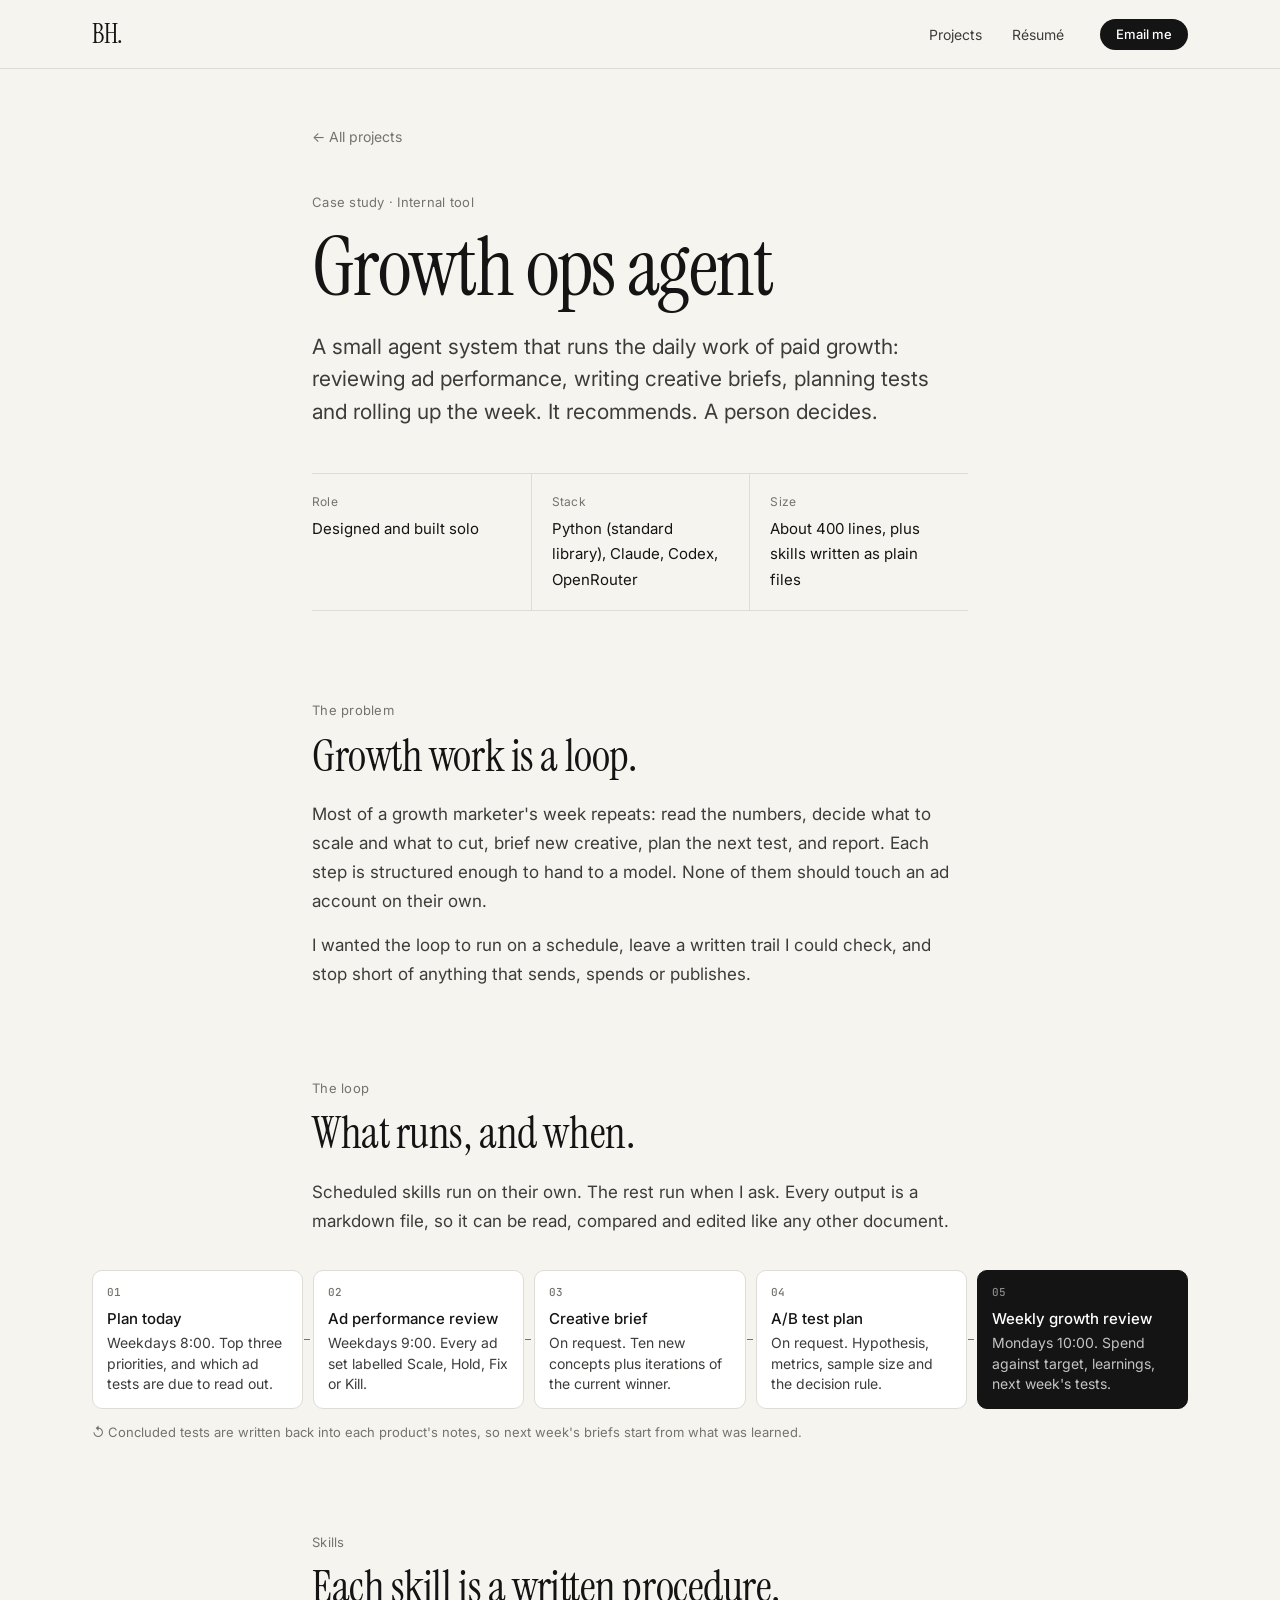
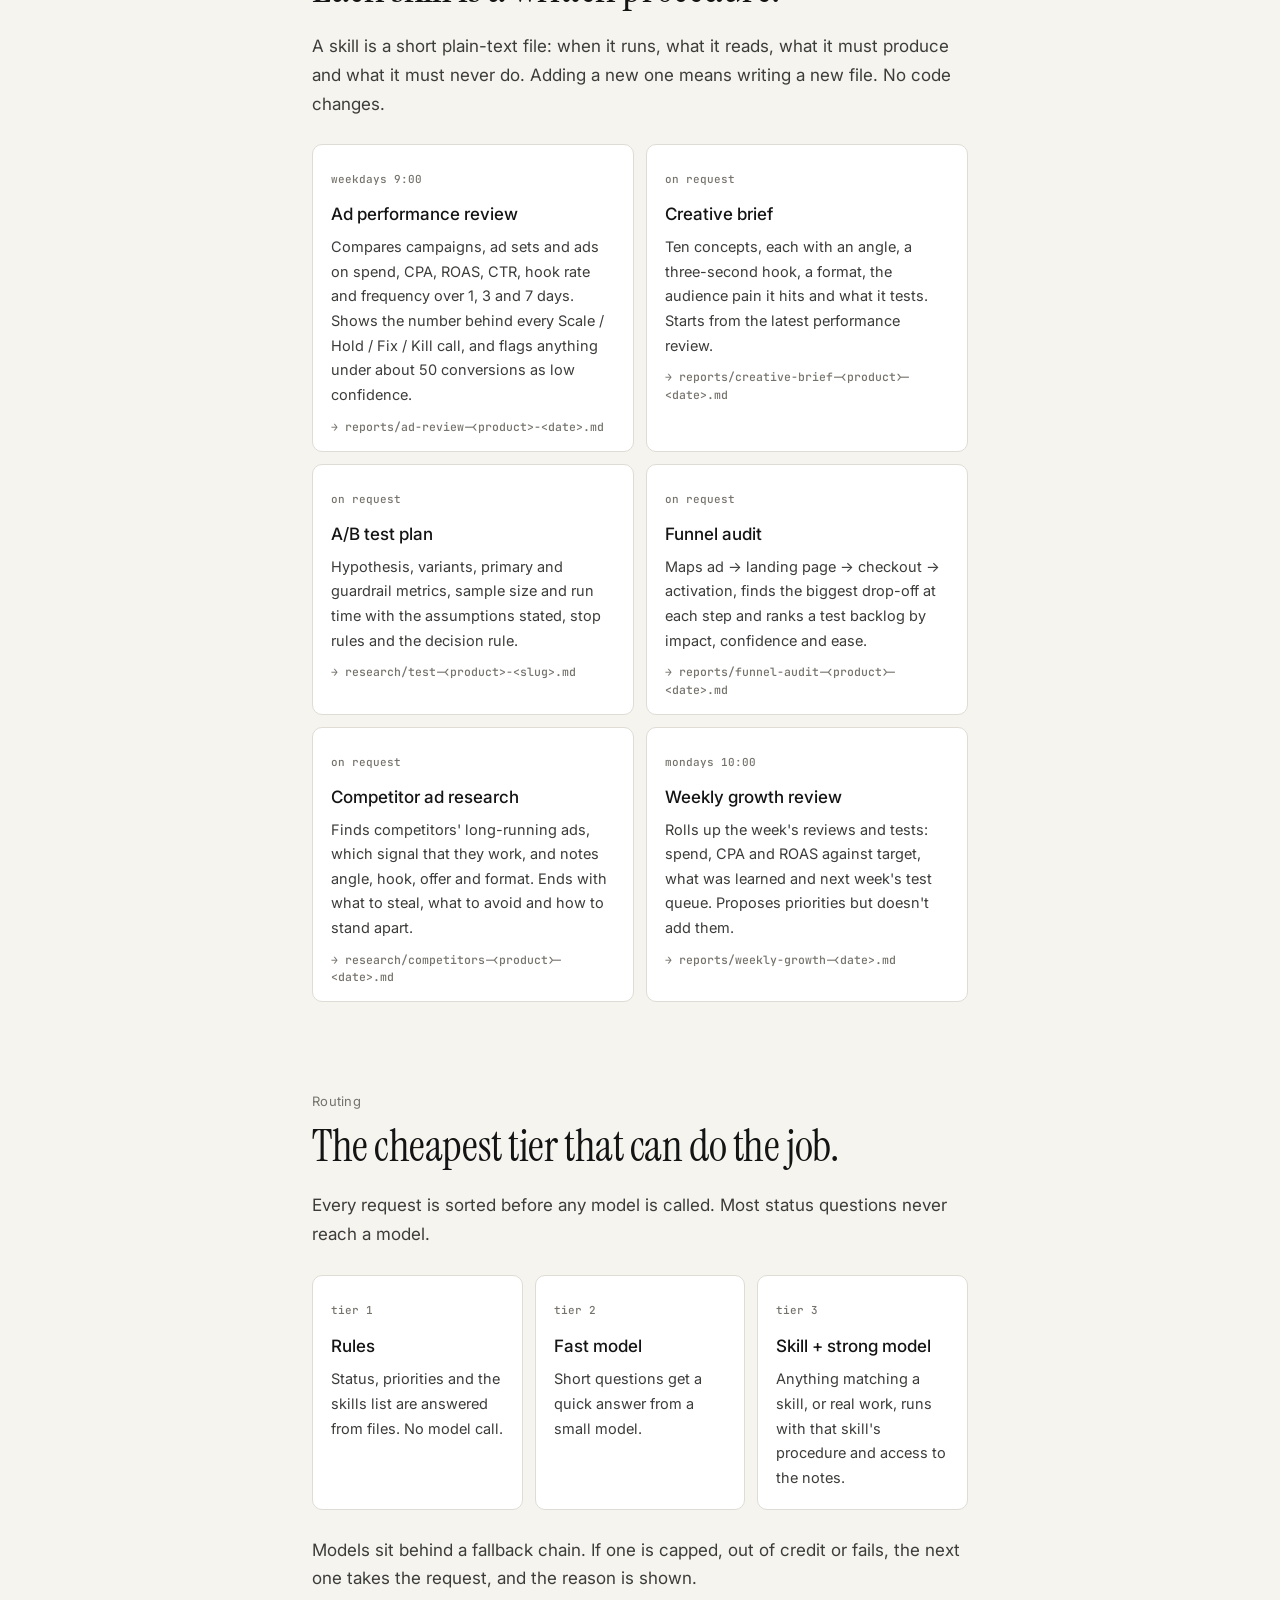
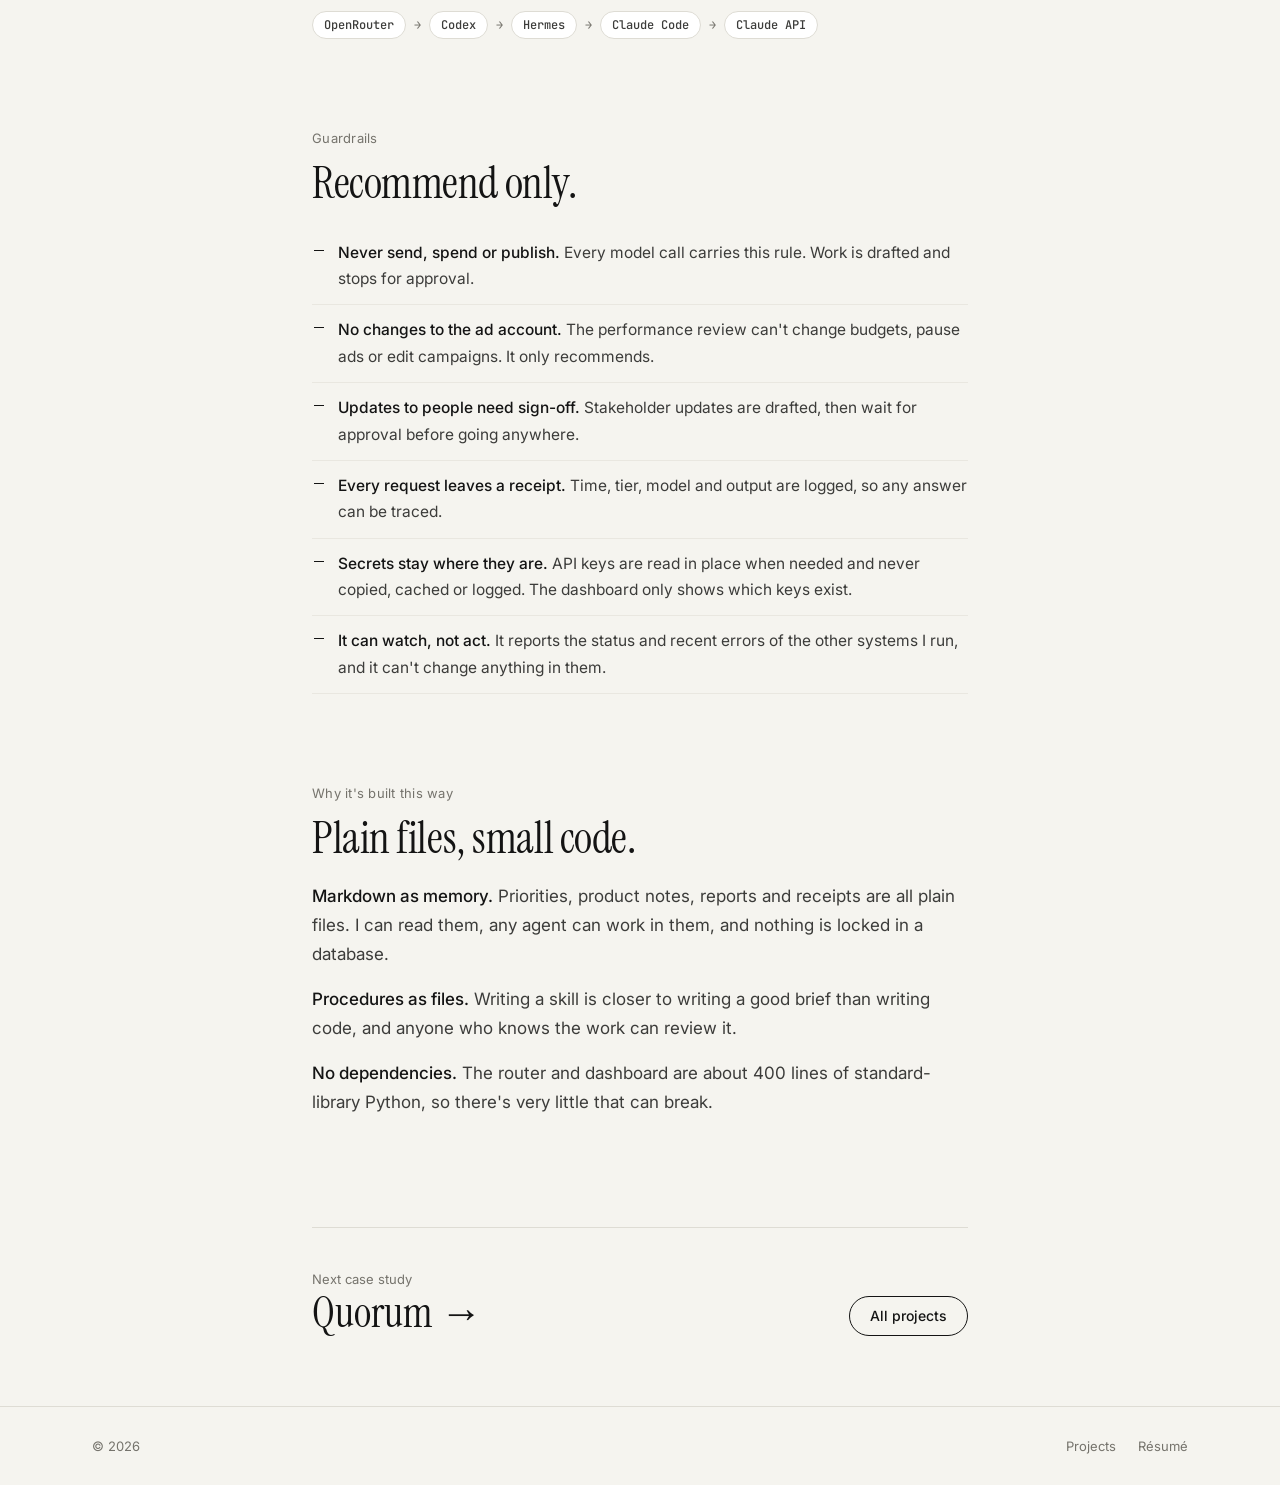
<file: work/growth-ops.html>
<!DOCTYPE html>
<html lang="en">
<head>
<meta charset="utf-8">
<meta name="viewport" content="width=device-width,initial-scale=1">
<meta name="robots" content="noindex, nofollow, noarchive">
<title>Growth ops agent · Case study</title>
<meta name="description" content="A small agent system that runs the daily work of paid growth: ad performance reviews, creative briefs, test plans and weekly roll-ups. It recommends; a person decides.">
<link rel="preconnect" href="https://fonts.googleapis.com">
<link rel="preconnect" href="https://fonts.gstatic.com" crossorigin>
<link href="https://fonts.googleapis.com/css2?family=Instrument+Serif:ital@0;1&family=Inter:wght@400;500;600&family=JetBrains+Mono:wght@500&display=swap" rel="stylesheet">
<link rel="stylesheet" href="case.css">
</head>
<body>
<nav class="nav" aria-label="Main">
  <div class="wrap">
    <a class="mark" href="../" aria-label="Home">BH.</a>
    <ul>
      <li><a href="../#projects">Projects</a></li>
      <li><a href="../assets/resume.pdf" download>Résumé</a></li>
    </ul>
    <a class="btn dark" href="mailto:hello@bryanthiga.com">Email me</a>
  </div>
</nav>

<main>
  <header class="col">
    <a class="back" href="../#projects">← All projects</a>
    <p class="kicker">Case study · Internal tool</p>
    <h1>Growth ops agent</h1>
    <p class="lede">A small agent system that runs the daily work of paid growth: reviewing ad performance, writing creative briefs, planning tests and rolling up the week. It recommends. A person decides.</p>
    <dl class="facts">
      <div><dt>Role</dt><dd>Designed and built solo</dd></div>
      <div><dt>Stack</dt><dd>Python (standard library), Claude, Codex, OpenRouter</dd></div>
      <div><dt>Size</dt><dd>About 400 lines, plus skills written as plain files</dd></div>
    </dl>
  </header>

  <section class="part col">
    <div class="label">The problem</div>
    <h2>Growth work is a loop.</h2>
    <p>Most of a growth marketer's week repeats: read the numbers, decide what to scale and what to cut, brief new creative, plan the next test, and report. Each step is structured enough to hand to a model. None of them should touch an ad account on their own.</p>
    <p>I wanted the loop to run on a schedule, leave a written trail I could check, and stop short of anything that sends, spends or publishes.</p>
  </section>

  <section class="part">
    <div class="col">
      <div class="label">The loop</div>
      <h2>What runs, and when.</h2>
      <p>Scheduled skills run on their own. The rest run when I ask. Every output is a markdown file, so it can be read, compared and edited like any other document.</p>
    </div>
    <div class="flow" style="--n:5">
      <ol>
        <li><b>Plan today</b>Weekdays 8:00. Top three priorities, and which ad tests are due to read out.</li>
        <li><b>Ad performance review</b>Weekdays 9:00. Every ad set labelled Scale, Hold, Fix or Kill.</li>
        <li><b>Creative brief</b>On request. Ten new concepts plus iterations of the current winner.</li>
        <li><b>A/B test plan</b>On request. Hypothesis, metrics, sample size and the decision rule.</li>
        <li class="gate"><b>Weekly growth review</b>Mondays 10:00. Spend against target, learnings, next week's tests.</li>
      </ol>
      <p class="loop">↺ Concluded tests are written back into each product's notes, so next week's briefs start from what was learned.</p>
    </div>
  </section>

  <section class="part col">
    <div class="label">Skills</div>
    <h2>Each skill is a written procedure.</h2>
    <p>A skill is a short plain-text file: when it runs, what it reads, what it must produce and what it must never do. Adding a new one means writing a new file. No code changes.</p>
    <div class="skills">
      <div><i>weekdays 9:00</i><b>Ad performance review</b><p>Compares campaigns, ad sets and ads on spend, CPA, ROAS, CTR, hook rate and frequency over 1, 3 and 7 days. Shows the number behind every Scale / Hold / Fix / Kill call, and flags anything under about 50 conversions as low confidence.</p><span class="out">→ reports/ad-review-&lt;product&gt;-&lt;date&gt;.md</span></div>
      <div><i>on request</i><b>Creative brief</b><p>Ten concepts, each with an angle, a three-second hook, a format, the audience pain it hits and what it tests. Starts from the latest performance review.</p><span class="out">→ reports/creative-brief-&lt;product&gt;-&lt;date&gt;.md</span></div>
      <div><i>on request</i><b>A/B test plan</b><p>Hypothesis, variants, primary and guardrail metrics, sample size and run time with the assumptions stated, stop rules and the decision rule.</p><span class="out">→ research/test-&lt;product&gt;-&lt;slug&gt;.md</span></div>
      <div><i>on request</i><b>Funnel audit</b><p>Maps ad → landing page → checkout → activation, finds the biggest drop-off at each step and ranks a test backlog by impact, confidence and ease.</p><span class="out">→ reports/funnel-audit-&lt;product&gt;-&lt;date&gt;.md</span></div>
      <div><i>on request</i><b>Competitor ad research</b><p>Finds competitors' long-running ads, which signal that they work, and notes angle, hook, offer and format. Ends with what to steal, what to avoid and how to stand apart.</p><span class="out">→ research/competitors-&lt;product&gt;-&lt;date&gt;.md</span></div>
      <div><i>mondays 10:00</i><b>Weekly growth review</b><p>Rolls up the week's reviews and tests: spend, CPA and ROAS against target, what was learned and next week's test queue. Proposes priorities but doesn't add them.</p><span class="out">→ reports/weekly-growth-&lt;date&gt;.md</span></div>
    </div>
  </section>

  <section class="part col">
    <div class="label">Routing</div>
    <h2>The cheapest tier that can do the job.</h2>
    <p>Every request is sorted before any model is called. Most status questions never reach a model.</p>
    <div class="tiers">
      <div><i>tier 1</i><b>Rules</b><p>Status, priorities and the skills list are answered from files. No model call.</p></div>
      <div><i>tier 2</i><b>Fast model</b><p>Short questions get a quick answer from a small model.</p></div>
      <div><i>tier 3</i><b>Skill + strong model</b><p>Anything matching a skill, or real work, runs with that skill's procedure and access to the notes.</p></div>
    </div>
    <p style="margin-top:26px">Models sit behind a fallback chain. If one is capped, out of credit or fails, the next one takes the request, and the reason is shown.</p>
    <div class="chain"><span>OpenRouter</span><em>→</em><span>Codex</span><em>→</em><span>Hermes</span><em>→</em><span>Claude Code</span><em>→</em><span>Claude API</span></div>
  </section>

  <section class="part col">
    <div class="label">Guardrails</div>
    <h2>Recommend only.</h2>
    <ul class="rules">
      <li><b>Never send, spend or publish.</b> Every model call carries this rule. Work is drafted and stops for approval.</li>
      <li><b>No changes to the ad account.</b> The performance review can't change budgets, pause ads or edit campaigns. It only recommends.</li>
      <li><b>Updates to people need sign-off.</b> Stakeholder updates are drafted, then wait for approval before going anywhere.</li>
      <li><b>Every request leaves a receipt.</b> Time, tier, model and output are logged, so any answer can be traced.</li>
      <li><b>Secrets stay where they are.</b> API keys are read in place when needed and never copied, cached or logged. The dashboard only shows which keys exist.</li>
      <li><b>It can watch, not act.</b> It reports the status and recent errors of the other systems I run, and it can't change anything in them.</li>
    </ul>
  </section>

  <section class="part col">
    <div class="label">Why it's built this way</div>
    <h2>Plain files, small code.</h2>
    <p><strong>Markdown as memory.</strong> Priorities, product notes, reports and receipts are all plain files. I can read them, any agent can work in them, and nothing is locked in a database.</p>
    <p><strong>Procedures as files.</strong> Writing a skill is closer to writing a good brief than writing code, and anyone who knows the work can review it.</p>
    <p><strong>No dependencies.</strong> The router and dashboard are about 400 lines of standard-library Python, so there's very little that can break.</p>
  </section>

  <div class="col">
    <div class="next">
      <div><small>Next case study</small><a class="t" href="quorum.html">Quorum →</a></div>
      <a class="btn line" href="../#projects">All projects</a>
    </div>
  </div>
</main>

<footer>
  <div class="wrap">
    <span>© <span id="yr"></span></span>
    <nav><a href="../#projects">Projects</a><a href="../assets/resume.pdf" download>Résumé</a></nav>
  </div>
</footer>
<script>document.getElementById("yr").textContent = new Date().getFullYear();</script>
</body>
</html>
</file>
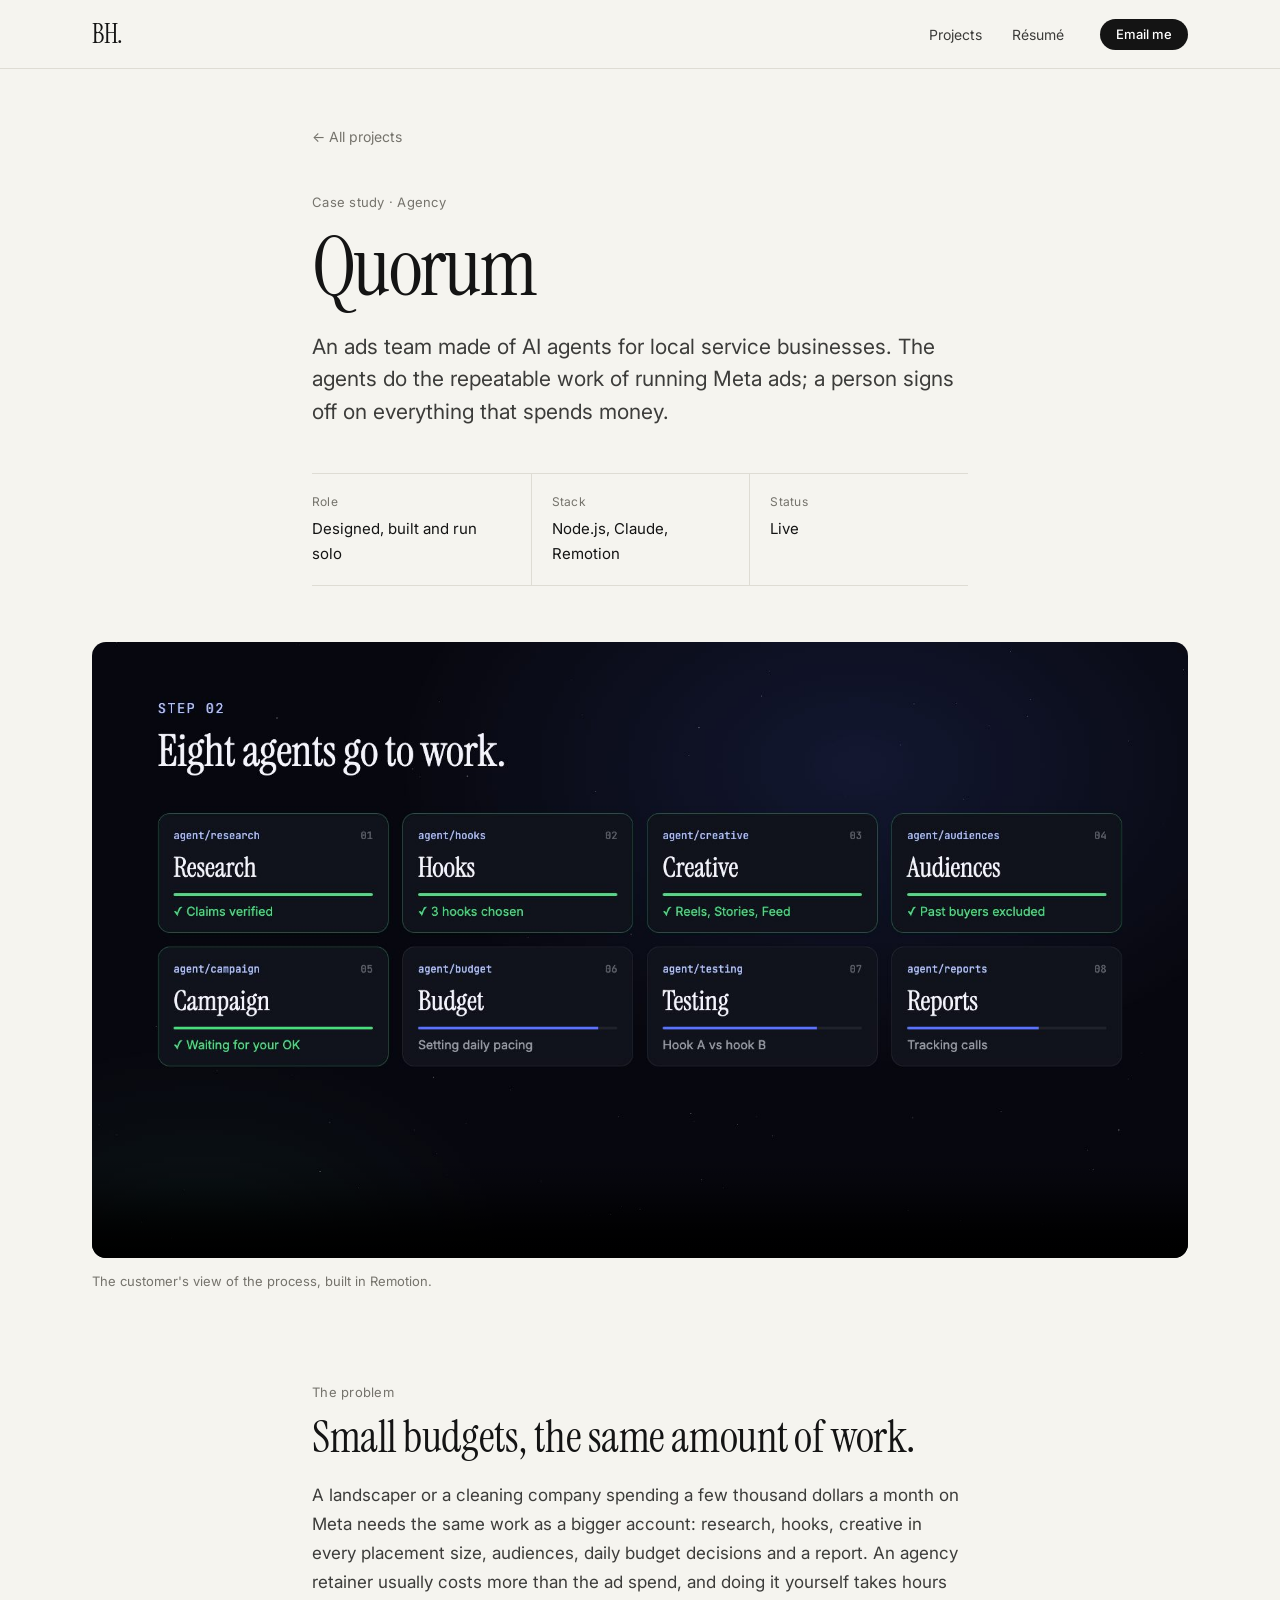
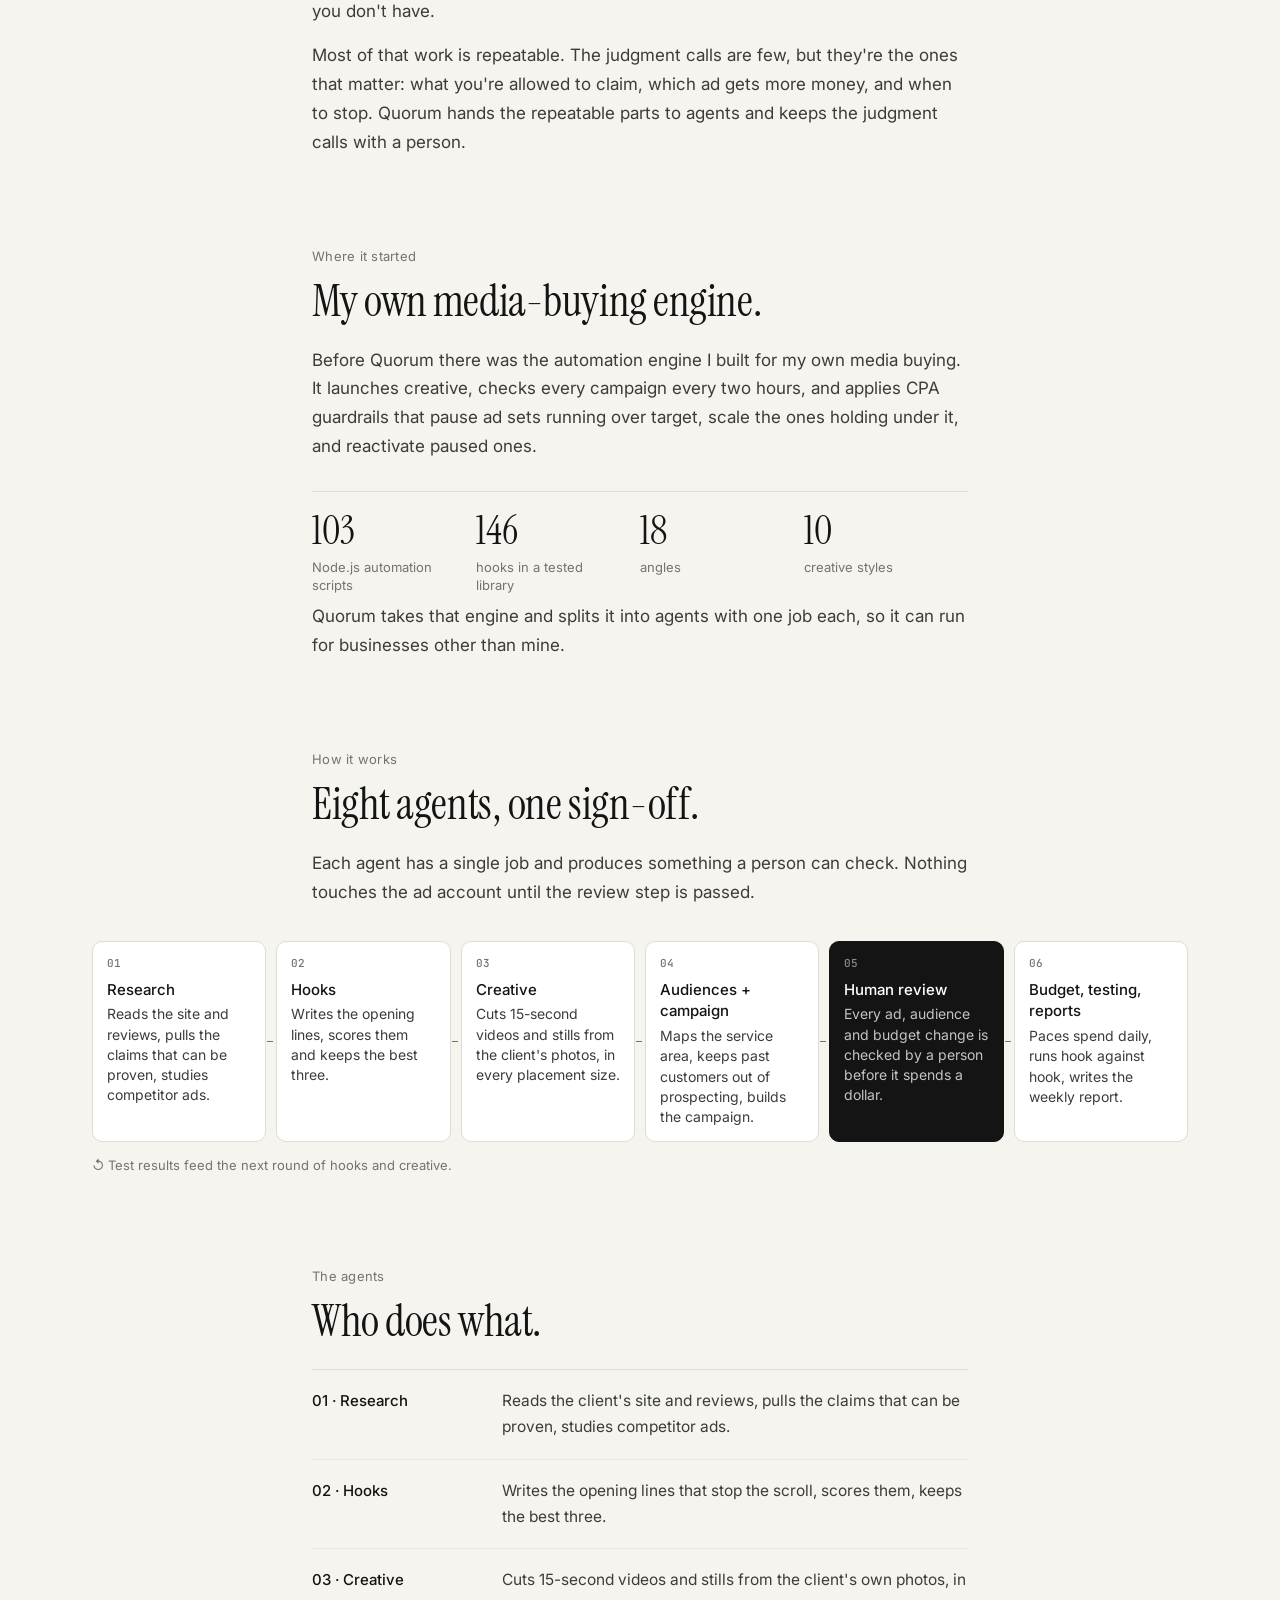
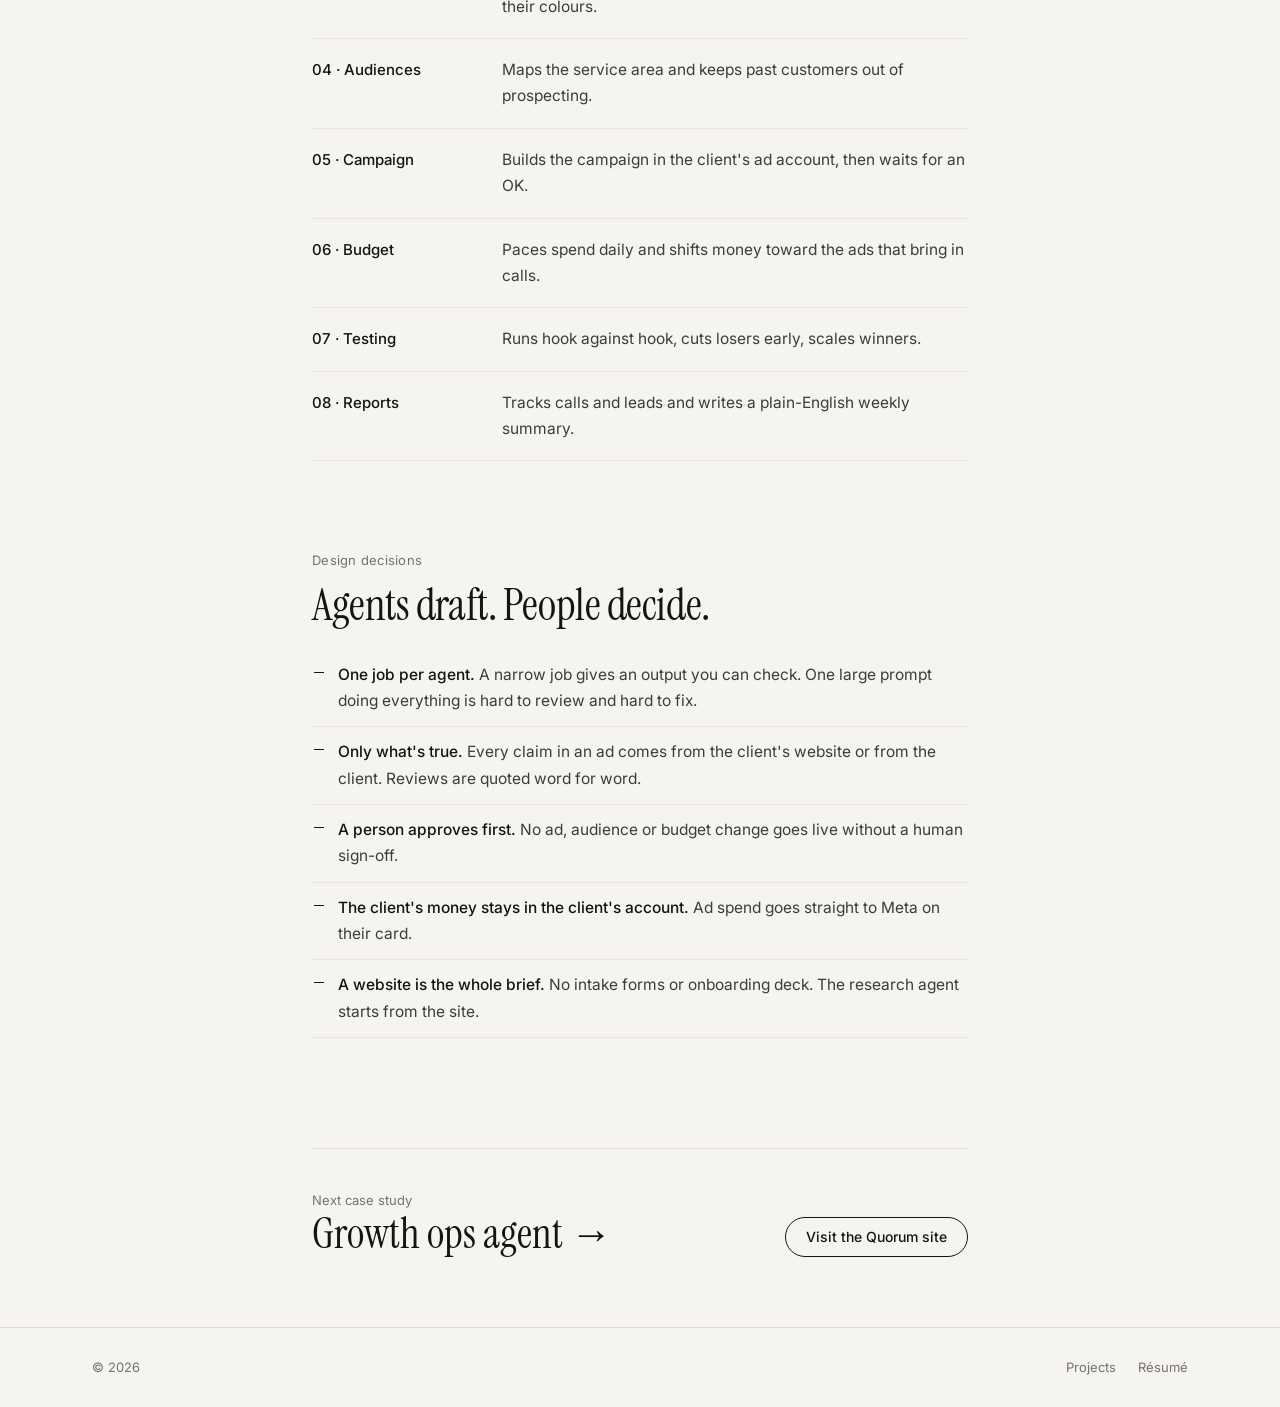
<file: work/quorum.html>
<!DOCTYPE html>
<html lang="en">
<head>
<meta charset="utf-8">
<meta name="viewport" content="width=device-width,initial-scale=1">
<meta name="robots" content="noindex, nofollow, noarchive">
<title>Quorum · Case study</title>
<meta name="description" content="How Quorum works: eight AI agents run Meta ads for local service businesses, and a person signs off on everything that spends money.">
<link rel="preconnect" href="https://fonts.googleapis.com">
<link rel="preconnect" href="https://fonts.gstatic.com" crossorigin>
<link href="https://fonts.googleapis.com/css2?family=Instrument+Serif:ital@0;1&family=Inter:wght@400;500;600&family=JetBrains+Mono:wght@500&display=swap" rel="stylesheet">
<link rel="stylesheet" href="case.css">
</head>
<body>
<nav class="nav" aria-label="Main">
  <div class="wrap">
    <a class="mark" href="../" aria-label="Home">BH.</a>
    <ul>
      <li><a href="../#projects">Projects</a></li>
      <li><a href="../assets/resume.pdf" download>Résumé</a></li>
    </ul>
    <a class="btn dark" href="mailto:hello@bryanthiga.com">Email me</a>
  </div>
</nav>

<main>
  <header class="col">
    <a class="back" href="../#projects">← All projects</a>
    <p class="kicker">Case study · Agency</p>
    <h1>Quorum</h1>
    <p class="lede">An ads team made of AI agents for local service businesses. The agents do the repeatable work of running Meta ads; a person signs off on everything that spends money.</p>
    <dl class="facts">
      <div><dt>Role</dt><dd>Designed, built and run solo</dd></div>
      <div><dt>Stack</dt><dd>Node.js, Claude, Remotion</dd></div>
      <div><dt>Status</dt><dd>Live</dd></div>
    </dl>
  </header>

  <figure class="film">
    <div class="frame"><video src="../assets/quorum.mp4" poster="../assets/quorum.jpg" controls muted playsinline preload="metadata"></video></div>
    <figcaption>The customer's view of the process, built in Remotion.</figcaption>
  </figure>

  <section class="part col">
    <div class="label">The problem</div>
    <h2>Small budgets, the same amount of work.</h2>
    <p>A landscaper or a cleaning company spending a few thousand dollars a month on Meta needs the same work as a bigger account: research, hooks, creative in every placement size, audiences, daily budget decisions and a report. An agency retainer usually costs more than the ad spend, and doing it yourself takes hours you don't have.</p>
    <p>Most of that work is repeatable. The judgment calls are few, but they're the ones that matter: what you're allowed to claim, which ad gets more money, and when to stop. Quorum hands the repeatable parts to agents and keeps the judgment calls with a person.</p>
  </section>

  <section class="part col">
    <div class="label">Where it started</div>
    <h2>My own media-buying engine.</h2>
    <p>Before Quorum there was the automation engine I built for my own media buying. It launches creative, checks every campaign every two hours, and applies CPA guardrails that pause ad sets running over target, scale the ones holding under it, and reactivate paused ones.</p>
    <div class="nums">
      <div><b>103</b><span>Node.js automation scripts</span></div>
      <div><b>146</b><span>hooks in a tested library</span></div>
      <div><b>18</b><span>angles</span></div>
      <div><b>10</b><span>creative styles</span></div>
    </div>
    <p>Quorum takes that engine and splits it into agents with one job each, so it can run for businesses other than mine.</p>
  </section>

  <section class="part">
    <div class="col">
      <div class="label">How it works</div>
      <h2>Eight agents, one sign-off.</h2>
      <p>Each agent has a single job and produces something a person can check. Nothing touches the ad account until the review step is passed.</p>
    </div>
    <div class="flow" style="--n:6">
      <ol>
        <li><b>Research</b>Reads the site and reviews, pulls the claims that can be proven, studies competitor ads.</li>
        <li><b>Hooks</b>Writes the opening lines, scores them and keeps the best three.</li>
        <li><b>Creative</b>Cuts 15-second videos and stills from the client's photos, in every placement size.</li>
        <li><b>Audiences + campaign</b>Maps the service area, keeps past customers out of prospecting, builds the campaign.</li>
        <li class="gate"><b>Human review</b>Every ad, audience and budget change is checked by a person before it spends a dollar.</li>
        <li><b>Budget, testing, reports</b>Paces spend daily, runs hook against hook, writes the weekly report.</li>
      </ol>
      <p class="loop">↺ Test results feed the next round of hooks and creative.</p>
    </div>
  </section>

  <section class="part col">
    <div class="label">The agents</div>
    <h2>Who does what.</h2>
    <ol class="rows">
      <li><b>01 · Research</b><span>Reads the client's site and reviews, pulls the claims that can be proven, studies competitor ads.</span></li>
      <li><b>02 · Hooks</b><span>Writes the opening lines that stop the scroll, scores them, keeps the best three.</span></li>
      <li><b>03 · Creative</b><span>Cuts 15-second videos and stills from the client's own photos, in their colours.</span></li>
      <li><b>04 · Audiences</b><span>Maps the service area and keeps past customers out of prospecting.</span></li>
      <li><b>05 · Campaign</b><span>Builds the campaign in the client's ad account, then waits for an OK.</span></li>
      <li><b>06 · Budget</b><span>Paces spend daily and shifts money toward the ads that bring in calls.</span></li>
      <li><b>07 · Testing</b><span>Runs hook against hook, cuts losers early, scales winners.</span></li>
      <li><b>08 · Reports</b><span>Tracks calls and leads and writes a plain-English weekly summary.</span></li>
    </ol>
  </section>

  <section class="part col">
    <div class="label">Design decisions</div>
    <h2>Agents draft. People decide.</h2>
    <ul class="rules">
      <li><b>One job per agent.</b> A narrow job gives an output you can check. One large prompt doing everything is hard to review and hard to fix.</li>
      <li><b>Only what's true.</b> Every claim in an ad comes from the client's website or from the client. Reviews are quoted word for word.</li>
      <li><b>A person approves first.</b> No ad, audience or budget change goes live without a human sign-off.</li>
      <li><b>The client's money stays in the client's account.</b> Ad spend goes straight to Meta on their card.</li>
      <li><b>A website is the whole brief.</b> No intake forms or onboarding deck. The research agent starts from the site.</li>
    </ul>
  </section>

  <div class="col">
    <div class="next">
      <div><small>Next case study</small><a class="t" href="growth-ops.html">Growth ops agent →</a></div>
      <a class="btn line" href="../quorum.html">Visit the Quorum site</a>
    </div>
  </div>
</main>

<footer>
  <div class="wrap">
    <span>© <span id="yr"></span></span>
    <nav><a href="../#projects">Projects</a><a href="../assets/resume.pdf" download>Résumé</a></nav>
  </div>
</footer>
<script>document.getElementById("yr").textContent = new Date().getFullYear();</script>
</body>
</html>
</file>
<file: work/case.css>
:root{
  --bg:#F5F4EF; --paper:#FFFFFF; --ink:#141414; --ink2:#3C3C3A; --muted:#75736C; --line:#DEDCD4; --line2:#E9E7E0;
  --accent:#2742D8; --dark:#0B0C14;
  --serif:"Instrument Serif",Georgia,"Times New Roman",serif; --sans:Inter,system-ui,-apple-system,"Segoe UI",sans-serif;
  --mono:"JetBrains Mono",ui-monospace,Menlo,monospace;
}
*{box-sizing:border-box;margin:0;padding:0}
html{scroll-padding-top:80px}
body{background:var(--bg);color:var(--ink);font:400 17px/1.7 var(--sans);-webkit-font-smoothing:antialiased;overflow-x:hidden}
a{color:inherit}
.wrap{max-width:1160px;margin:0 auto;padding:0 32px}
.col{max-width:720px;margin:0 auto;padding:0 32px}

/* nav */
.nav{position:sticky;top:0;z-index:20;background:rgba(245,244,239,.9);backdrop-filter:blur(10px);-webkit-backdrop-filter:blur(10px);border-bottom:1px solid var(--line)}
.nav .wrap{display:flex;align-items:center;height:68px;gap:36px}
.mark{font:400 26px/1 var(--serif);text-decoration:none;letter-spacing:-.01em}
.nav ul{display:flex;gap:30px;list-style:none;margin-left:auto}
.nav ul a{text-decoration:none;font-size:14px;color:var(--ink2)}
.nav ul a:hover{color:var(--ink)}
.btn{display:inline-flex;align-items:center;gap:8px;padding:12px 20px;border-radius:999px;font:500 14px/1 var(--sans);text-decoration:none;transition:background .15s,color .15s}
.btn.dark{background:var(--ink);color:#fff}
.btn.dark:hover{background:#333}
.btn.line{border:1px solid var(--ink);color:var(--ink)}
.btn.line:hover{background:var(--ink);color:#fff}
.nav .btn{padding:9px 16px;font-size:13px}

/* header */
.back{display:inline-block;margin-top:56px;font-size:14px;color:var(--muted);text-decoration:none}
.back:hover{color:var(--ink)}
.kicker{margin-top:40px;font-size:13px;color:var(--muted);letter-spacing:.02em}
h1{font:400 clamp(48px,6.4vw,88px)/1 var(--serif);letter-spacing:-.02em;margin:14px 0 22px}
.lede{font-size:21px;line-height:1.55;color:var(--ink2);max-width:680px}
.facts{display:grid;grid-template-columns:repeat(3,1fr);gap:0;margin-top:44px;border-top:1px solid var(--line);border-bottom:1px solid var(--line)}
.facts div{padding:18px 20px 18px 0}
.facts div+div{padding-left:20px;border-left:1px solid var(--line)}
.facts dt{font-size:12px;color:var(--muted);letter-spacing:.02em}
.facts dd{font-size:15px;margin-top:4px}

/* media */
.film{margin:56px auto 0;max-width:1160px;padding:0 32px}
.film .frame{background:var(--dark);border-radius:14px;overflow:hidden;aspect-ratio:16/9}
.film video{width:100%;height:100%;display:block;object-fit:cover}
.film figcaption{font-size:13px;color:var(--muted);margin-top:12px}

/* body */
section.part{margin-top:88px}
.part .label{font-size:13px;color:var(--muted);letter-spacing:.02em;margin-bottom:10px}
h2{font:400 clamp(32px,3.6vw,44px)/1.1 var(--serif);letter-spacing:-.01em;margin-bottom:20px}
.part p{color:var(--ink2);margin-bottom:16px}
.part p strong{color:var(--ink);font-weight:500}
.nums{display:grid;grid-template-columns:repeat(4,1fr);margin:30px 0 8px;border-top:1px solid var(--line)}
.nums div{padding:18px 16px 0 0}
.nums b{display:block;font:400 40px/1 var(--serif)}
.nums span{display:block;font-size:13px;color:var(--muted);margin-top:8px;line-height:1.4}

/* diagram: a flow of steps with a highlighted gate */
.flow{margin:34px auto 0;max-width:1160px;padding:0 32px}
.flow ol{list-style:none;display:grid;grid-template-columns:repeat(var(--n,6),1fr);gap:10px;counter-reset:s}
.flow li{position:relative;background:var(--paper);border:1px solid var(--line);border-radius:10px;padding:16px 14px 14px;counter-increment:s;font-size:14px;line-height:1.45;color:var(--ink2)}
.flow li::before{content:counter(s,decimal-leading-zero);display:block;font:500 11px/1 var(--mono);color:var(--muted);margin-bottom:10px}
.flow li b{display:block;color:var(--ink);font-weight:500;font-size:15px;margin-bottom:4px}
.flow li.gate{background:var(--ink);border-color:var(--ink);color:rgba(255,255,255,.75)}
.flow li.gate b{color:#fff}.flow li.gate::before{color:rgba(255,255,255,.5)}
.flow li:not(:last-child)::after{content:"";position:absolute;right:-8px;top:50%;width:6px;height:1px;background:var(--muted)}
.flow .loop{font-size:13px;color:var(--muted);margin-top:12px}

/* lists */
.rows{list-style:none;border-top:1px solid var(--line);margin-top:24px}
.rows li{display:grid;grid-template-columns:170px 1fr;gap:20px;padding:18px 0;border-bottom:1px solid var(--line2)}
.rows li b{font-weight:500;font-size:15px}
.rows li span{color:var(--ink2);font-size:15.5px}
.rules{list-style:none;margin-top:20px}
.rules li{position:relative;padding:12px 0 12px 26px;border-bottom:1px solid var(--line2);color:var(--ink2);font-size:15.5px}
.rules li::before{content:"";position:absolute;left:2px;top:22px;width:10px;height:1px;background:var(--ink)}
.rules li b{color:var(--ink);font-weight:500}

/* tiers */
.tiers{display:grid;grid-template-columns:repeat(3,1fr);gap:12px;margin-top:26px}
.tiers div{background:var(--paper);border:1px solid var(--line);border-radius:10px;padding:18px}
.tiers i{font:500 11px/1 var(--mono);font-style:normal;color:var(--muted)}
.tiers b{display:block;font-weight:500;margin:10px 0 6px}
.tiers p{font-size:14.5px;margin:0}
.chain{display:flex;flex-wrap:wrap;gap:8px;align-items:center;margin-top:18px;font:500 12px/1 var(--mono);color:var(--ink2)}
.chain span{border:1px solid var(--line);border-radius:999px;padding:7px 11px;background:var(--paper)}
.chain em{font-style:normal;color:var(--muted)}

/* skill cards */
.skills{display:grid;grid-template-columns:1fr 1fr;gap:12px;margin-top:26px}
.skills div{background:var(--paper);border:1px solid var(--line);border-radius:10px;padding:18px 18px 16px}
.skills i{font:500 11px/1 var(--mono);font-style:normal;color:var(--muted)}
.skills b{display:block;font-weight:500;margin:8px 0 6px}
.skills p{font-size:14.5px;margin:0}
.skills .out{display:block;font:500 11.5px/1.5 var(--mono);color:var(--muted);margin-top:10px}

/* next */
.next{margin-top:110px;border-top:1px solid var(--line);padding:40px 0 70px;display:flex;justify-content:space-between;align-items:end;gap:24px;flex-wrap:wrap}
.next small{display:block;font-size:13px;color:var(--muted)}
.next a.t{font:400 clamp(30px,3.4vw,42px)/1.1 var(--serif);text-decoration:none}
.next a.t:hover{color:var(--accent)}

footer{border-top:1px solid var(--line);padding:28px 0;font-size:13px;color:var(--muted)}
footer .wrap{display:flex;justify-content:space-between;flex-wrap:wrap;gap:16px}
footer nav{display:flex;gap:22px}
footer a{text-decoration:none}
footer a:hover{color:var(--ink)}

@media(max-width:960px){
  .nav ul{display:none}
  .nav .btn{margin-left:auto}
  .flow ol{grid-template-columns:1fr 1fr}
  .flow li::after{display:none}
  .tiers,.skills{grid-template-columns:1fr}
  .nums{grid-template-columns:1fr 1fr}
}
@media(max-width:560px){
  .wrap,.col,.film,.flow{padding:0 20px}
  body{font-size:16px}
  .lede{font-size:18px}
  .facts{grid-template-columns:1fr}
  .facts div+div{padding-left:0;border-left:0;border-top:1px solid var(--line2)}
  .facts div{padding:14px 0}
  .rows li{grid-template-columns:1fr;gap:4px}
  .film .frame{border-radius:10px}
}
</file>
